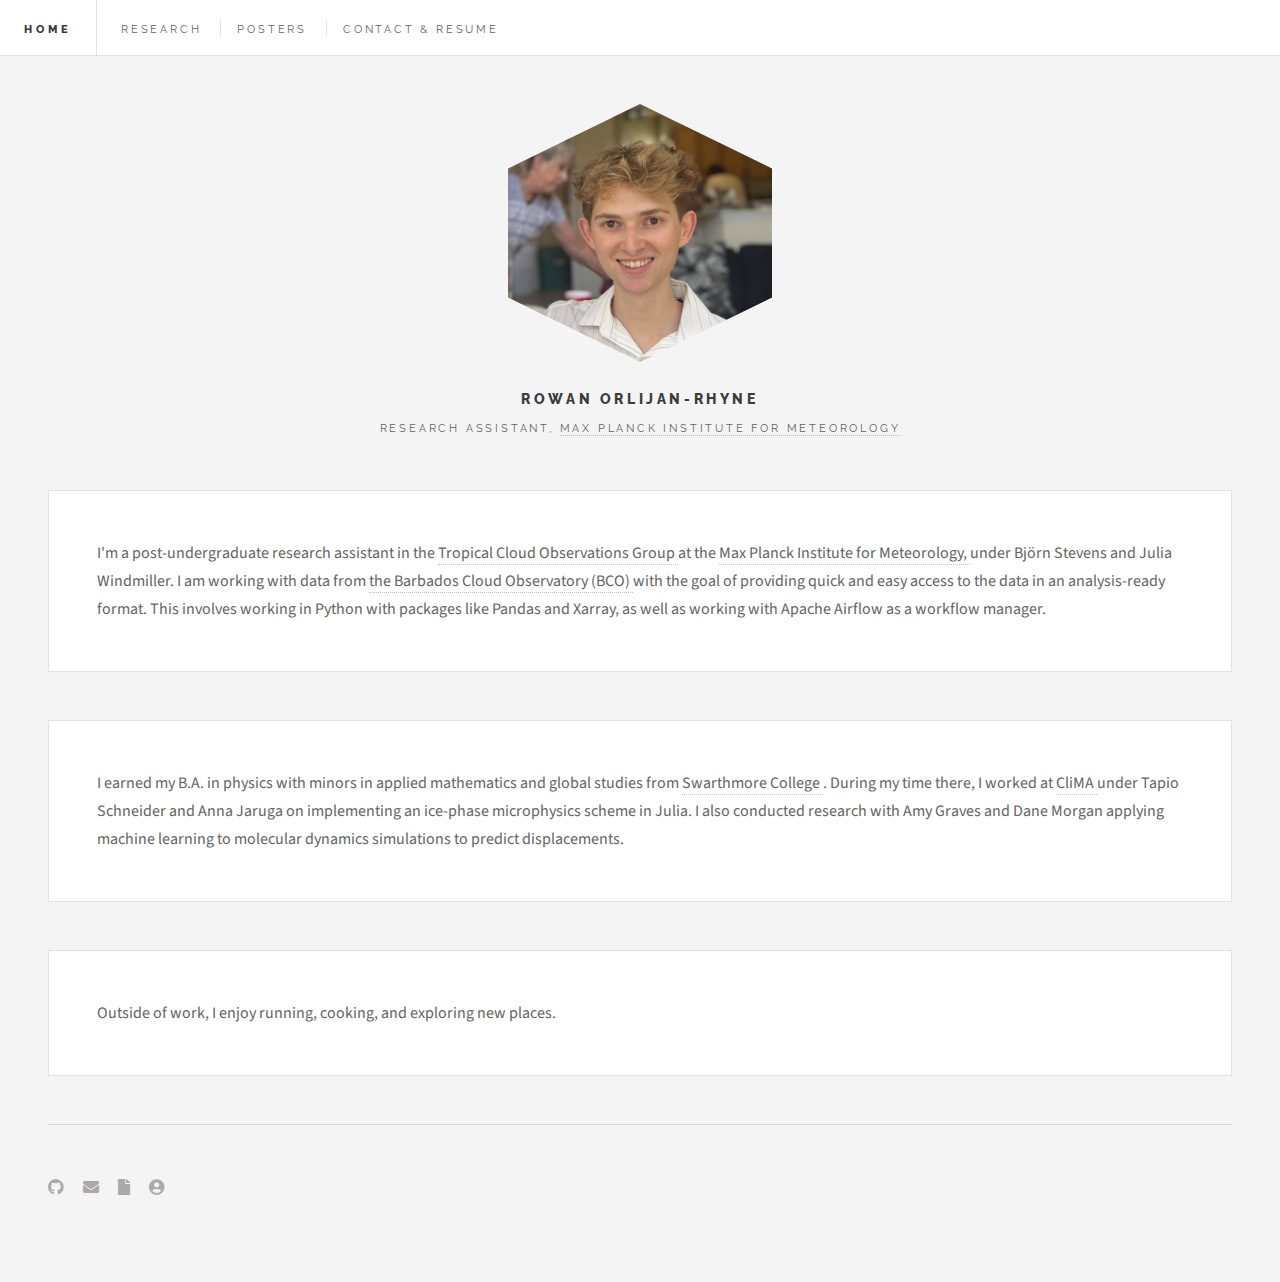
<file: index.html>
<!DOCTYPE HTML>

<html>
	<head>
		<title>Rowan Orlijan-Rhyne</title>
		<meta charset="utf-8" />
		<meta name="viewport" content="width=device-width, initial-scale=1, user-scalable=no" />
		<link rel="stylesheet" href="assets/css/main.css" />

		<!-- <style>
			/* Default social icon style */
			.icon.brands {
			color: #333;
			transition: color 0.3s ease;
			text-decoration: none;
			}

			/* Hover color change */
			.icon.brands:hover {
			color: #4078c0; /* GitHub blue, works fine for other icons too */
			}
		</style> -->
	</head>
	<body class="is-preload">

		<!-- Wrapper -->
			<div id="wrapper">

				<!-- Header -->
					<header id="header">
						<h1><a href="index.html">Home</a></h1>

						<nav class="links">
							<ul>
								<li><a href="research.html">Research</a></li>
								<li><a href="posters.html">Posters</a></li>
								<li><a href="contact.html">Contact & Resume</a></li>
							</ul>
						</nav>
						<!-- <nav class="main">
							<ul>
								<li class="search">
									<a class="fa-search" href="#search">Search</a>
									<form id="search" method="get" action="#">
										<input type="text" name="query" placeholder="Search" />
									</form>
								</li>
							</ul>
						</nav> -->
					</header>

				<!-- Menu -->
					<section id="menu">

						<!-- Search -->
							<section>
								<form class="search" method="get" action="#">
									<input type="text" name="query" placeholder="Search" />
								</form>
							</section>

						<!-- Links -->
							<section>
								<ul class="links">
									<li>
										<a href="#">
											<h3>Lorem ipsum</h3>
											<p>Feugiat tempus veroeros dolor</p>
										</a>
									</li>
									<li>
										<a href="#">
											<h3>Dolor sit amet</h3>
											<p>Sed vitae justo condimentum</p>
										</a>
									</li>
									<li>
										<a href="#">
											<h3>Feugiat veroeros</h3>
											<p>Phasellus sed ultricies mi congue</p>
										</a>
									</li>
									<li>
										<a href="#">
											<h3>Etiam sed consequat</h3>
											<p>Porta lectus amet ultricies</p>
										</a>
									</li>
								</ul>
							</section>

						<!-- Actions  -->
							<section>
								<ul class="actions stacked">
									<li><a href="#" class="button large fit">Log In</a></li>
								</ul>
							</section>
							
					</section>

				<!-- Main -->
					<div id="main">

						<!-- Post -->
							<article class="post">
								<!-- <header>
									<div class="title">
										<h2><a href="single.html">Magna sed adipiscing</a></h2>
										<p>Lorem ipsum dolor amet nullam consequat etiam feugiat</p>
									</div>
									<div class="meta">
										<time class="published" datetime="2015-11-01">November 1, 2015</time>
										<a href="#" class="author"><span class="name">Jane Doe</span><img src="images/avatar.jpg" alt="" /></a>
									</div>
								</header> -->
								<p>
									I'm a post-undergraduate research assistant
									in the
									<a
										href="https://mpimet.mpg.de/en/research/department-climate-physics/tropical-cloud-observations" 
										target="_blank" 
										rel="noopener noreferrer">
										Tropical Cloud Observations Group
									</a>
									at the
									<a
										href="https://mpimet.mpg.de/en/homepage" 
										target="_blank" 
										rel="noopener noreferrer">
										Max Planck Institute for Meteorology,
									</a>
									under Björn Stevens and Julia Windmiller.

									I am working with data from 

									<a
										href="https://mpimet.mpg.de/en/research/observations/barbados-cloud-observatory" 
										target="_blank" 
										rel="noopener noreferrer">
										the Barbados Cloud Observatory (BCO)
									</a>

									with the goal of providing quick and easy access to the data in an analysis-ready format.
									This involves working in Python with packages like Pandas and Xarray, as well as working with Apache Airflow as a
									workflow manager.
								</p>
								<!--  <footer>
									<ul class="actions">
										<li><a href="single.html" class="button large">Continue Reading</a></li>
									</ul>
									<ul class="stats">
										<li><a href="#">General</a></li>
										<li><a href="#" class="icon solid fa-heart">28</a></li>
										<li><a href="#" class="icon solid fa-comment">128</a></li>
									</ul>
								</footer> -->
							</article>

						<!-- Post -->
							<article class="post">
								<!-- <header>
									<div class="title">
										<h2><a href="single.html">Ultricies sed magna euismod enim vitae gravida</a></h2>
										<p>Lorem ipsum dolor amet nullam consequat etiam feugiat</p>
									</div>
									<div class="meta">
										<time class="published" datetime="2015-10-25">October 25, 2015</time>
										<a href="#" class="author"><span class="name">Jane Doe</span><img src="images/avatar.jpg" alt="" /></a>
									</div>
								</header> -->
								<!-- <a href="single.html" class="image featured"><img src="images/pic02.jpg" alt="" /></a> -->
								<p>
									I earned my B.A. in physics with minors in applied mathematics and global studies from
									<a
										href="https://www.swarthmore.edu/" 
										target="_blank" 
										rel="noopener noreferrer">
										Swarthmore College
									</a>.
									During my time there, I worked at
									<a
										href="https://clima.caltech.edu/" 
										target="_blank" 
										rel="noopener noreferrer">
										CliMA
									</a>
									under Tapio Schneider and Anna Jaruga on implementing an ice-phase microphysics scheme in Julia.
									I also conducted research with Amy Graves and Dane Morgan applying machine learning
									to molecular dynamics simulations to predict displacements.
								</p>
								<!-- <footer>
									<ul class="actions">
										<li><a href="single.html" class="button large">Continue Reading</a></li>
									</ul>
									<ul class="stats">
										<li><a href="#">General</a></li>
										<li><a href="#" class="icon solid fa-heart">28</a></li>
										<li><a href="#" class="icon solid fa-comment">128</a></li>
									</ul>
								</footer> -->
							</article>

							<article class="post">
								<p>
									Outside of work, I enjoy running, cooking, and exploring new places.
								</p>
							</article>

						<!-- Post -->
							<!-- <article class="post">
								<header>
									<div class="title">
										<h2><a href="single.html">Euismod et accumsan</a></h2>
										<p>Lorem ipsum dolor amet nullam consequat etiam feugiat</p>
									</div>
									<div class="meta">
										<time class="published" datetime="2015-10-22">October 22, 2015</time>
										<a href="#" class="author"><span class="name">Jane Doe</span><img src="images/avatar.jpg" alt="" /></a>
									</div>
								</header>
								<a href="single.html" class="image featured"><img src="images/pic03.jpg" alt="" /></a>
								<p>Mauris neque quam, fermentum ut nisl vitae, convallis maximus nisl. Sed mattis nunc id lorem euismod placerat. Vivamus porttitor magna enim, ac accumsan tortor cursus at. Phasellus sed ultricies mi non congue ullam corper. Praesent tincidunt sed tellus ut rutrum. Sed vitae justo condimentum, porta lectus vitae, ultricies congue gravida diam non fringilla. Cras vehicula tellus eu ligula viverra, ac fringilla turpis suscipit. Quisque vestibulum rhoncus ligula.</p>
								<footer>
									<ul class="actions">
										<li><a href="single.html" class="button large">Continue Reading</a></li>
									</ul>
									<ul class="stats">
										<li><a href="#">General</a></li>
										<li><a href="#" class="icon solid fa-heart">28</a></li>
										<li><a href="#" class="icon solid fa-comment">128</a></li>
									</ul>
								</footer>
							</article> -->

						<!-- Post -->
						<!--
							<article class="post">
								<header>
									<div class="title">
										<h2><a href="#">Elements</a></h2>
										<p>Lorem ipsum dolor amet nullam consequat etiam feugiat</p>
									</div>
									<div class="meta">
										<time class="published" datetime="2015-10-18">October 18, 2015</time>
										<a href="#" class="author"><span class="name">Jane Doe</span><img src="images/avatar.jpg" alt="" /></a>
									</div>
								</header>

								<section>
									<h3>Text</h3>
									<p>This is <b>bold</b> and this is <strong>strong</strong>. This is <i>italic</i> and this is <em>emphasized</em>.
									This is <sup>superscript</sup> text and this is <sub>subscript</sub> text.
									This is <u>underlined</u> and this is code: <code>for (;;) { ... }</code>. Finally, <a href="#">this is a link</a>.</p>
									<hr />
									<p>Nunc lacinia ante nunc ac lobortis. Interdum adipiscing gravida odio porttitor sem non mi integer non faucibus ornare mi ut ante amet placerat aliquet. Volutpat eu sed ante lacinia sapien lorem accumsan varius montes viverra nibh in adipiscing blandit tempus accumsan.</p>
									<hr />
									<h2>Heading Level 2</h2>
									<h3>Heading Level 3</h3>
									<h4>Heading Level 4</h4>
									<hr />
									<h4>Blockquote</h4>
									<blockquote>Fringilla nisl. Donec accumsan interdum nisi, quis tincidunt felis sagittis eget tempus euismod. Vestibulum ante ipsum primis in faucibus vestibulum. Blandit adipiscing eu felis iaculis volutpat ac adipiscing accumsan faucibus. Vestibulum ante ipsum primis in faucibus lorem ipsum dolor sit amet nullam adipiscing eu felis.</blockquote>
									<h4>Preformatted</h4>
									<pre><code>i = 0; -->

						<!-- Pagination -->
							<!-- <ul class="actions pagination">
								<li><a href="" class="disabled button large previous">Previous Page</a></li>
								<li><a href="#" class="button large next">Next Page</a></li>
							</ul> -->

					</div>

				<!-- Sidebar -->
					<section id="sidebar">

						<!-- Intro -->
							<section id="intro">
								<a href="images/headshot2.jpg" class="logo"><img src="images/headshot2.jpg" alt="" /></a>
								<header>
									<h3>Rowan Orlijan-Rhyne</h3>
									<p>Research assistant, <a href="https://mpimet.mpg.de/en/homepage">Max Planck Institute for Meteorology</a></p>
								</header>
							</section>

						<!-- Mini Posts -->
							<!-- <section>
								<div class="mini-posts"> -->

									<!-- Mini Post -->
										<!-- <article class="mini-post">
											<header>
												<h3><a href="single.html">Vitae sed condimentum</a></h3>
												<time class="published" datetime="2015-10-20">October 20, 2015</time>
												<a href="#" class="author"><img src="images/avatar.jpg" alt="" /></a>
											</header>
											<a href="single.html" class="image"><img src="images/pic04.jpg" alt="" /></a>
										</article> -->

									<!-- Mini Post -->
										<!-- <article class="mini-post">
											<header>
												<h3><a href="single.html">Rutrum neque accumsan</a></h3>
												<time class="published" datetime="2015-10-19">October 19, 2015</time>
												<a href="#" class="author"><img src="images/avatar.jpg" alt="" /></a>
											</header>
											<a href="single.html" class="image"><img src="images/pic05.jpg" alt="" /></a>
										</article> -->

									<!-- Mini Post -->
										<!-- <article class="mini-post">
											<header>
												<h3><a href="single.html">Odio congue mattis</a></h3>
												<time class="published" datetime="2015-10-18">October 18, 2015</time>
												<a href="#" class="author"><img src="images/avatar.jpg" alt="" /></a>
											</header>
											<a href="single.html" class="image"><img src="images/pic06.jpg" alt="" /></a>
										</article> -->

									<!-- Mini Post -->
										<!-- <article class="mini-post">
											<header>
												<h3><a href="single.html">Enim nisl veroeros</a></h3>
												<time class="published" datetime="2015-10-17">October 17, 2015</time>
												<a href="#" class="author"><img src="images/avatar.jpg" alt="" /></a>
											</header>
											<a href="single.html" class="image"><img src="images/pic07.jpg" alt="" /></a>
										</article> -->

								<!-- </div>
							</section> -->

						<!-- Posts List -->
							<!-- <section>
								<ul class="posts">
									<li>
										<article>
											<header>
												<h3><a href="single.html">Lorem ipsum fermentum ut nisl vitae</a></h3>
												<time class="published" datetime="2015-10-20">October 20, 2015</time>
											</header>
											<a href="single.html" class="image"><img src="images/pic08.jpg" alt="" /></a>
										</article>
									</li>
									<li>
										<article>
											<header>
												<h3><a href="single.html">Convallis maximus nisl mattis nunc id lorem</a></h3>
												<time class="published" datetime="2015-10-15">October 15, 2015</time>
											</header>
											<a href="single.html" class="image"><img src="images/pic09.jpg" alt="" /></a>
										</article>
									</li>
									<li>
										<article>
											<header>
												<h3><a href="single.html">Euismod amet placerat vivamus porttitor</a></h3>
												<time class="published" datetime="2015-10-10">October 10, 2015</time>
											</header>
											<a href="single.html" class="image"><img src="images/pic10.jpg" alt="" /></a>
										</article>
									</li>
									<li>
										<article>
											<header>
												<h3><a href="single.html">Magna enim accumsan tortor cursus ultricies</a></h3>
												<time class="published" datetime="2015-10-08">October 8, 2015</time>
											</header>
											<a href="single.html" class="image"><img src="images/pic11.jpg" alt="" /></a>
										</article>
									</li>
									<li>
										<article>
											<header>
												<h3><a href="single.html">Congue ullam corper lorem ipsum dolor</a></h3>
												<time class="published" datetime="2015-10-06">October 7, 2015</time>
											</header>
											<a href="single.html" class="image"><img src="images/pic12.jpg" alt="" /></a>
										</article>
									</li>
								</ul>
							</section> -->

						<!-- About -->
							<!-- <section class="blurb">
								<h2>About</h2>
								<p>Mauris neque quam, fermentum ut nisl vitae, convallis maximus nisl. Sed mattis nunc id lorem euismod amet placerat. Vivamus porttitor magna enim, ac accumsan tortor cursus at phasellus sed ultricies.</p>
								<ul class="actions">
									<li><a href="#" class="button">Learn More</a></li>
								</ul>
							</section> -->

						<!-- Footer -->
							<section id="footer">
								<ul class="icons">
									<li>
										<a href="https://github.com/rorlija1"
										   class="icon brands fa-github"
										   target="_blank"
										   rel="noopener noreferrer">
										  <span class="label">GitHub</span>
										</a>
									  </li>

									  <li>
										<a
											href="mailto:rowan.orlijanrhyne@gmail.com?cc=rowan.orlijan-rhyne@mpimet.mpg.de"
											class="icon solid fa-envelope"
											target="_blank"
										   	rel="noopener noreferrer">
										  	<span class="label">Email</span>
										</a>
									  </li>

									  <li>
										<a 	href="images/Resume_Rowan.pdf"
											class="icon solid fa-file"
											target="_blank"
										   	rel="noopener noreferrer">
										  	<span class="label">Resume</span>
										</a>
									  </li>

									  <li>
										<a 	href="https://mpimet.mpg.de/mitarbeiterinnen/rowan-orlijan-rhyne"
											class="icon solid fa-user-circle"
											target="_blank"
										   	rel="noopener noreferrer">
										  <span class="label">Website</span>
										</a>
									  </li>


								</ul>
							</section>

					</section>

			</div>

		<!-- Scripts -->
			<script src="assets/js/jquery.min.js"></script>
			<script src="assets/js/browser.min.js"></script>
			<script src="assets/js/breakpoints.min.js"></script>
			<script src="assets/js/util.js"></script>
			<script src="assets/js/main.js"></script>

	</body>
</html>
</file>
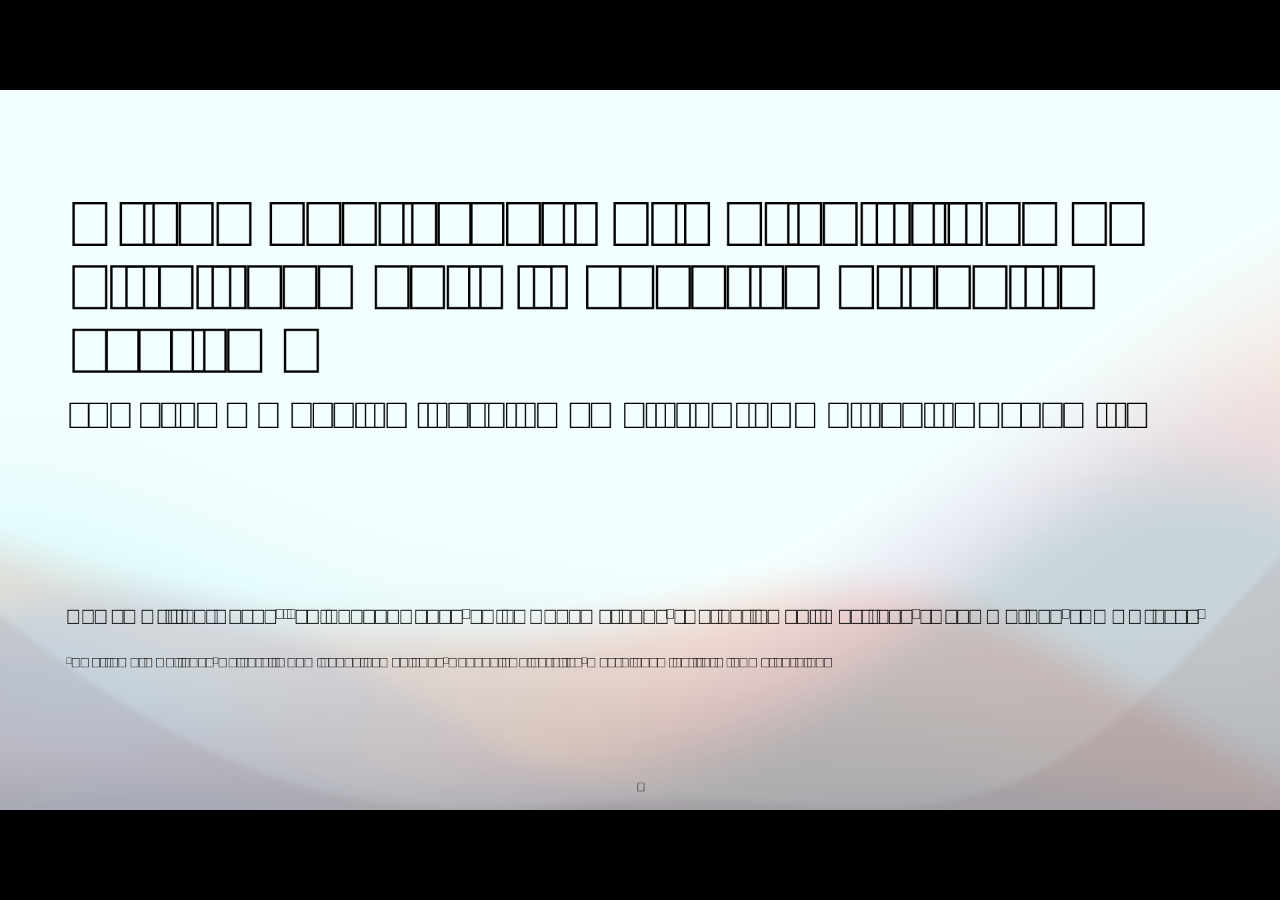
<file: images/aps2026_softmatter/index.html>
<!doctype html><html xmlns="http://www.w3.org/1999/xhtml"><head><title>Keynote</title><meta name="viewport" content="initial-scale=1,minimum-scale=1,maximum-scale=1,user-scalable=no,width=device-width"/><meta http-equiv="Content-Type" content="text/html; charset=UTF-8"/></head><body id="body" bgcolor="black"><div id="stageArea"><div id="stage" class="stage"></div><div id="hyperlinkPlane" class="stage"></div></div><div id="slideshowNavigator"></div><div id="slideNumberControl"></div><div id="slideNumberDisplay"></div><div id="helpPlacard"></div><div id="waitingIndicator"><div id="waitingSpinner"></div></div><script src="assets/player/main.js"></script></body></html>
</file>
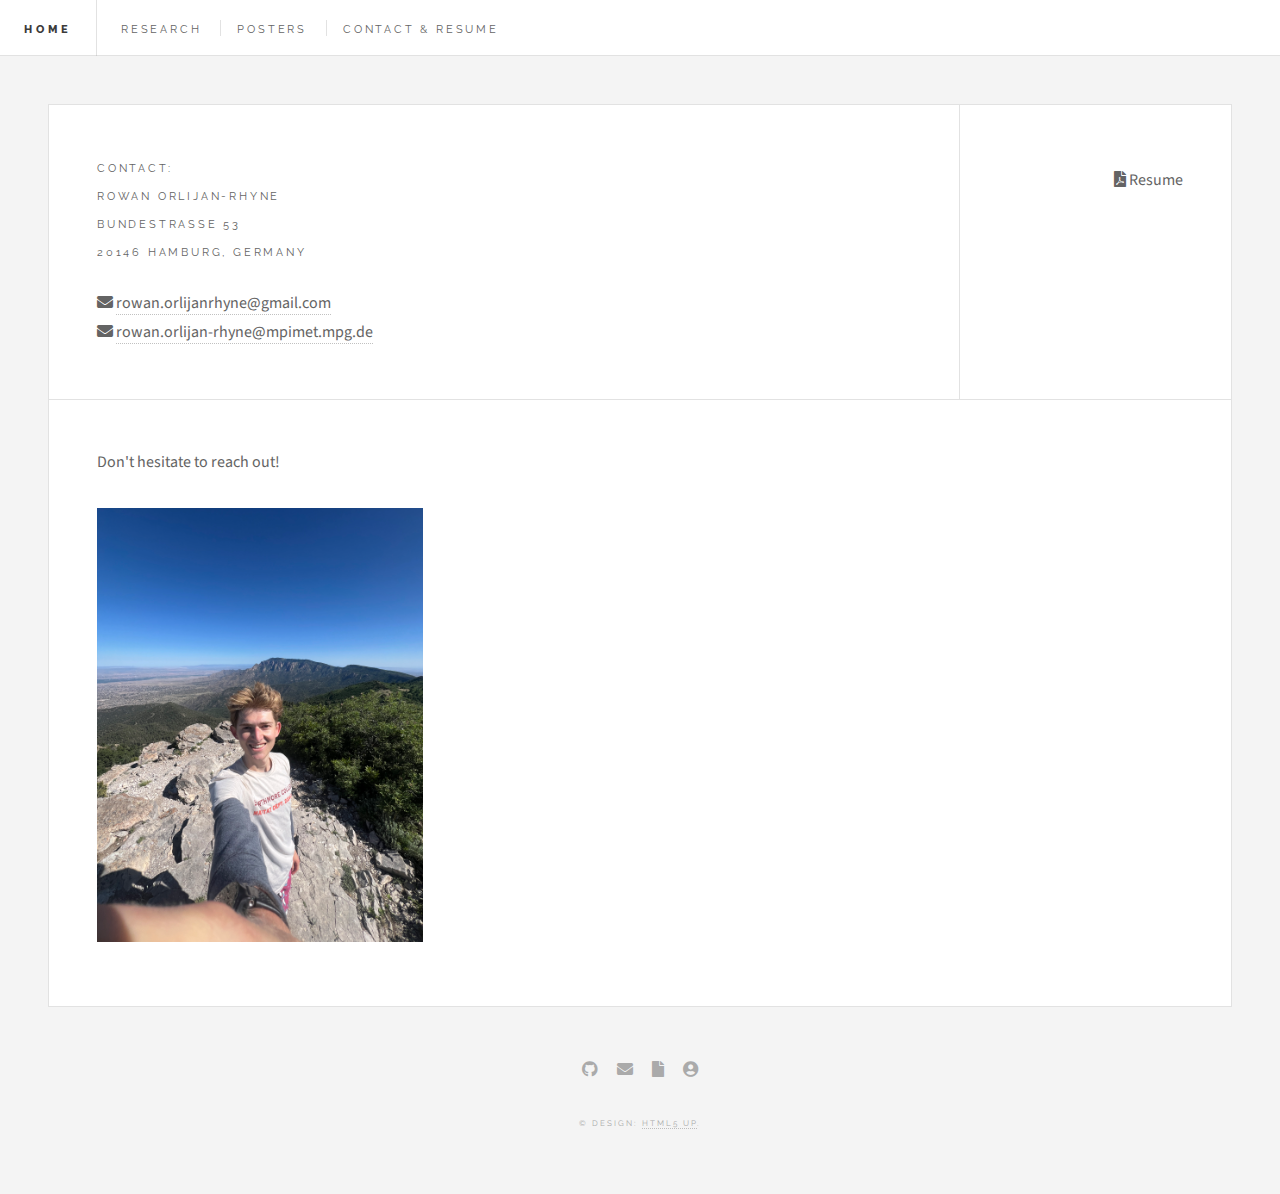
<file: contact.html>
<!DOCTYPE HTML>
<!--
	Future Imperfect by HTML5 UP
	html5up.net | @ajlkn
	Free for personal and commercial use under the CCA 3.0 license (html5up.net/license)
-->
<html>
	<head>
		<title>Single - Future Imperfect by HTML5 UP</title>
		<meta charset="utf-8" />
		<meta name="viewport" content="width=device-width, initial-scale=1, user-scalable=no" />
		<link rel="stylesheet" href="assets/css/main.css" />
	</head>
	<body class="single is-preload">

		<!-- Wrapper -->
			<div id="wrapper">

				<!-- Header -->
				<header id="header">
					<h1><a href="index.html">Home</a></h1>

					<nav class="links">
						<ul>
							<li><a href="research.html">Research</a></li>
							<li><a href="posters.html">Posters</a></li>
							<li><a href="contact.html">Contact & Resume</a></li>
						</ul>
					</nav>
					<!-- <nav class="main">
						<ul>
							<li class="search">
								<a class="fa-search" href="#search">Search</a>
								<form id="search" method="get" action="#">
									<input type="text" name="query" placeholder="Search" />
								</form>
							</li>
						</ul>
					</nav> -->
				</header>

					<div id="main">

						<div id="main">

						<!-- Post -->
							<article class="post">
								<header>
									<div class="title">
										<p>
											Contact: <br />
											Rowan Orlijan-Rhyne <br />
											Bundestraße 53 <br />
											20146 Hamburg, Germany <br />
										</p>

										<a
											class="icon solid fa-envelope"
											target="_blank"
											rel="noopener noreferrer">
											<span class="label"></span>
										</a>
										<a
											href="mailto:rowan.orlijanrhyne@gmail.com" 
											target="_blank" 
											rel="noopener noreferrer">
											rowan.orlijanrhyne@gmail.com <br />
										</a>

										<a
											class="icon solid fa-envelope"
											target="_blank"
											rel="noopener noreferrer">
											<span class="label"></span>
										</a>
										<a
											href="mailto:rowan.orlijan-rhyne@mpimet.mpg.de" 
											target="_blank" 
											rel="noopener noreferrer">
											rowan.orlijan-rhyne@mpimet.mpg.de <br />
										</a>
									</div>
									<div class="meta">
										<a
											href="images/Resume_Rowan.pdf"
											class="icon solid fa-file-pdf"
											target="_blank"
											rel="noopener noreferrer">
											Resume
											<span class="author"></span>
										</a>
									</div>
								</header>
								<p>
									Don't hesitate to reach out!
								</p>

								<span class="image featured"><img src="images/South_Sandia_Peak.JPG" alt="Hiking Selfie" /></span>

							</article>

					</div>

					<!-- Footer -->
					<section id="footer">
						<ul class="icons">
							<li>
								<a href="https://github.com/rorlija1"
								class="icon brands fa-github"
								target="_blank"
								rel="noopener noreferrer">
								<span class="label">GitHub</span>
								</a>
							</li>

							<li>
								<a
									href="mailto:rowan.orlijanrhyne@gmail.com?cc=rowan.orlijan-rhyne@mpimet.mpg.de"
									class="icon solid fa-envelope"
									target="_blank"
									rel="noopener noreferrer">
									<span class="label">Email</span>
								</a>
							</li>

							<li>
								<a 	href="images/Resume_Rowan.pdf"
									class="icon solid fa-file"
									target="_blank"
									rel="noopener noreferrer">
									<span class="label">Resume</span>
								</a>
							</li>

							<li>
								<a 	href="https://mpimet.mpg.de/mitarbeiterinnen/rowan-orlijan-rhyne"
									class="icon solid fa-user-circle"
									target="_blank"
									rel="noopener noreferrer">
								<span class="label">Website</span>
								</a>
							</li>


						</ul>
						<p class="copyright">&copy; Design: <a href="http://html5up.net">HTML5 UP</a>.</p>
					</section>

			</div>

		<!-- Scripts -->
			<script src="assets/js/jquery.min.js"></script>
			<script src="assets/js/browser.min.js"></script>
			<script src="assets/js/breakpoints.min.js"></script>
			<script src="assets/js/util.js"></script>
			<script src="assets/js/main.js"></script>

	</body>
</html>
</file>
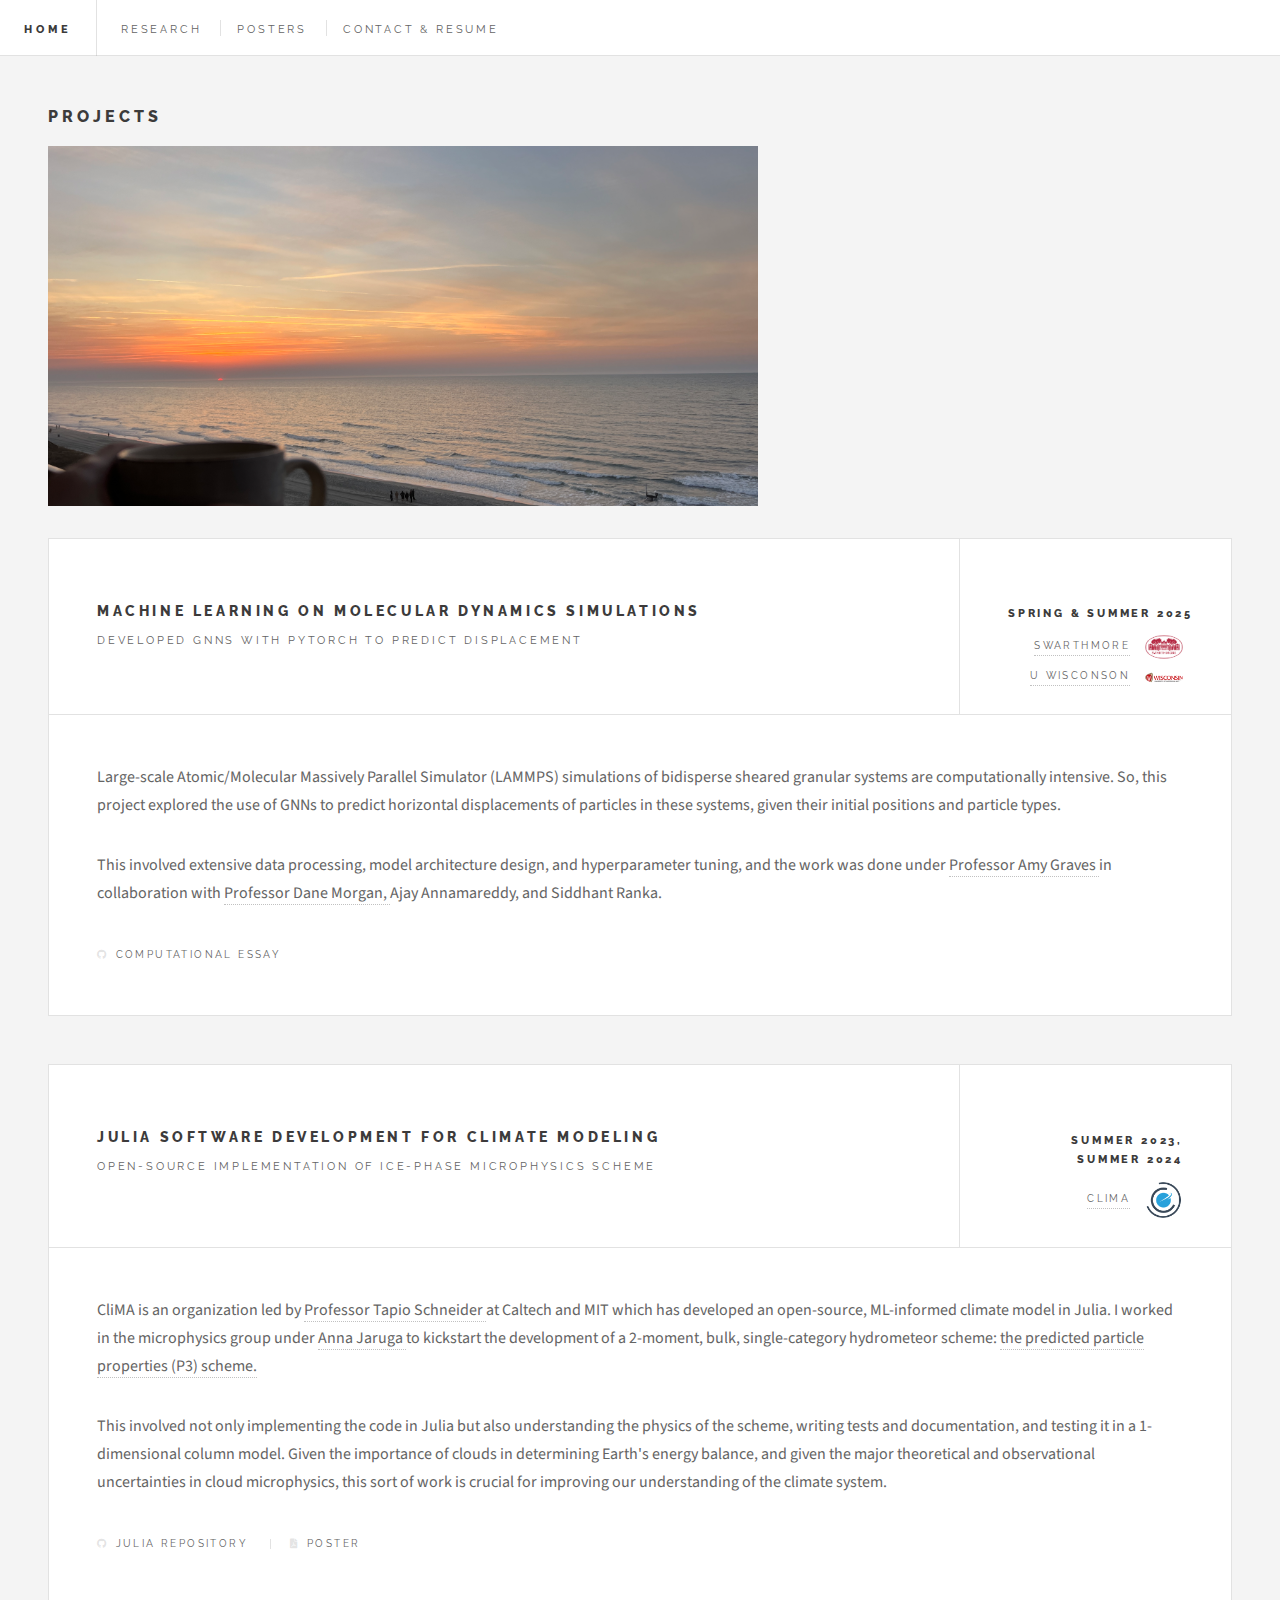
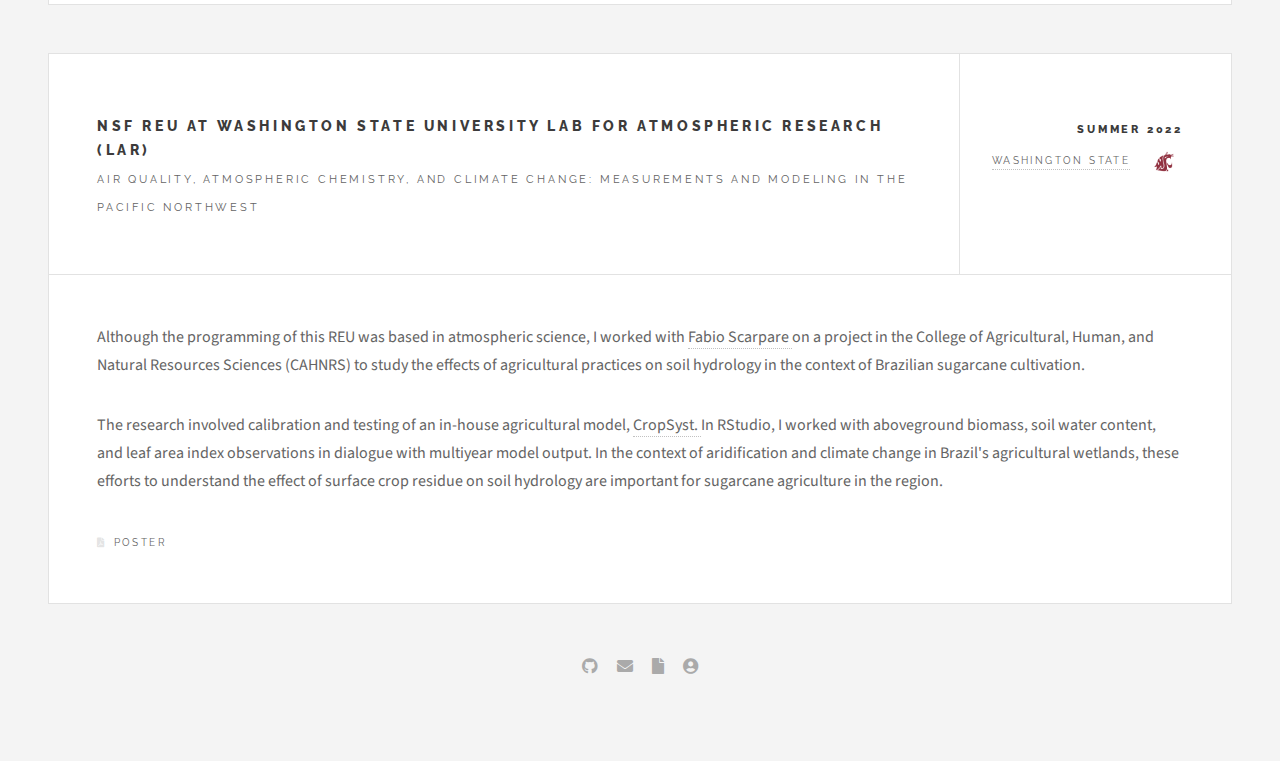
<file: research.html>
<!DOCTYPE HTML>
<!--
	Future Imperfect by HTML5 UP
	html5up.net | @ajlkn
	Free for personal and commercial use under the CCA 3.0 license (html5up.net/license)
-->
<html>
	<head>
		<title>Single - Future Imperfect by HTML5 UP</title>
		<meta charset="utf-8" />
		<meta name="viewport" content="width=device-width, initial-scale=1, user-scalable=no" />
		<link rel="stylesheet" href="assets/css/main.css" />
	</head>
	<body class="single is-preload">

		<!-- Wrapper -->
			<div id="wrapper">

				<!-- Header -->
				<!-- Header -->
				<header id="header">
					<h1><a href="index.html">Home</a></h1>

					<nav class="links">
						<ul>
							<li><a href="research.html">Research</a></li>
							<li><a href="posters.html">Posters</a></li>
							<li><a href="contact.html">Contact & Resume</a></li>
						</ul>
					</nav>
					<!-- <nav class="main">
						<ul>
							<li class="search">
								<a class="fa-search" href="#search">Search</a>
								<form id="search" method="get" action="#">
									<input type="text" name="query" placeholder="Search" />
								</form>
							</li>
						</ul>
					</nav> -->
				</header>

				<!-- Menu -->
					<section id="menu">

						<!-- Search -->
							<section>
								<form class="search" method="get" action="#">
									<input type="text" name="query" placeholder="Search" />
								</form>
							</section>

						<!-- Links -->
							<section>
								<ul class="links">
									<li>
										<a href="#">
											<h3>Lorem ipsum</h3>
											<p>Feugiat tempus veroeros dolor</p>
										</a>
									</li>
									<li>
										<a href="#">
											<h3>Dolor sit amet</h3>
											<p>Sed vitae justo condimentum</p>
										</a>
									</li>
									<li>
										<a href="#">
											<h3>Feugiat veroeros</h3>
											<p>Phasellus sed ultricies mi congue</p>
										</a>
									</li>
									<li>
										<a href="#">
											<h3>Etiam sed consequat</h3>
											<p>Porta lectus amet ultricies</p>
										</a>
									</li>
								</ul>
							</section>

						<!-- Actions -->
							<section>
								<ul class="actions stacked">
									<li><a href="#" class="button large fit">Log In</a></li>
								</ul>
							</section>

					</section>

				<!-- Main -->
					<div id="main">
						<h1 class="major">Projects</h1>

						<span class="image fit"><img src="images/research.jpg" alt="" /></span>

						<!-- Post -->
							<article class="post">
								<header id="swat-md">
									<div class="title">
										<h3><a href="#swat-md">Machine learning on molecular dynamics simulations</a></h3>
										<p>Developed GNNs with PyTorch to predict displacement</p>
									</div>
									<div class="meta">
										<time class="published">Spring & Summer 2025</time>
										<a href="https://www.swarthmore.edu" class="author"><span class="name">Swarthmore</span><img src="images/swat.jpg" alt="" /></a>
										<a href="https://www.wisc.edu/" class="author"><span class="name">U Wisconson</span><img src="images/uwisc.png" alt="" /></a>
									</div>
								</header>
								<p>
									Large-scale Atomic/Molecular Massively Parallel Simulator (LAMMPS) simulations of bidisperse sheared granular systems are
									computationally intensive. So, this project explored the use of GNNs to predict horizontal displacements of particles in these
									systems, given their initial positions and particle types.
								</p>
								<p>
									This involved extensive data processing, model architecture design, and hyperparameter tuning, and the work was done under
									<a
										href="https://www.swarthmore.edu/profile/amy-graves" 
										target="_blank" 
										rel="noopener noreferrer">
										Professor Amy Graves
									</a>

									in collaboration with

									<a
										href="https://engineering.wisc.edu/directory/profile/dane-morgan/" 
										target="_blank" 
										rel="noopener noreferrer">
										Professor Dane Morgan,
									</a> Ajay Annamareddy, and Siddhant Ranka.


								</p>
								<footer>
									<ul class="stats">
										<li><a href="https://github.com/rorlija1/Swat-CompEssay" class="icon brands fa-github">Computational Essay</a></li>
									</ul>
								</footer>
							</article>

							<!-- Post -->
							<article class="post">
								<header id="clima">
									<div class="title">
										<h3><a href="#clima">Julia software development for climate modeling</a></h3>
										<p>Open-source implementation of ice-phase microphysics scheme</p>
									</div>
									<div class="meta">
										<time class="published">Summer 2023, <br /> Summer 2024</time>
										<a href="https://clima.caltech.edu/" class="author"><span class="name">CliMA</span><img src="images/clima.png" alt="" /></a>
									</div>
								</header>
								
								<p>
									CliMA is an organization led by 
									<a
										href="https://climate-dynamics.org/people/tapio-schneider/" 
										target="_blank" 
										rel="noopener noreferrer">
										Professor Tapio Schneider
									</a> 
									at Caltech and MIT which has developed an open-source, ML-informed climate model in Julia.
									I worked in the microphysics group under
									<a
										href="https://trontrytel.github.io/index.html" 
										target="_blank" 
										rel="noopener noreferrer">
										Anna Jaruga
									</a>
									to kickstart the development of a 2-moment, bulk, single-category hydrometeor scheme:

									<a
										href="https://doi.org/10.1175/JAS-D-14-0065.1" 
										target="_blank" 
										rel="noopener noreferrer">
										the predicted particle properties (P3) scheme.
									</a>
								</p>
								<p>
									This involved not only implementing the code in Julia but also understanding the physics of the scheme,
									writing tests and documentation, and testing it in a 1-dimensional column model.
									Given the importance of clouds in determining Earth's energy balance,
									and given the major theoretical and observational uncertainties in cloud microphysics,
									this sort of work is crucial for improving our understanding of the climate system.
								</p>
								<footer>
									<ul class="stats">
										<li><a href="https://clima.github.io/CloudMicrophysics.jl/dev/" class="icon brands fa-github">Julia repository</a></li>
										<li><a href="images/CliMA_poster_S25.pdf" class="icon solid fa-file-pdf">Poster</a></li>
									</ul>
								</footer>
							</article>

							<article class="post">
								<header id="wsu">
									<div class="title">
										<h3><a href="#wsu">NSF REU at Washington State University Lab for Atmospheric Research (LAR)</a></h3>
										<p>Air Quality, Atmospheric Chemistry, and Climate Change: Measurements and Modeling in the Pacific Northwest</p>
									</div>
									<div class="meta">
										<time class="published">Summer 2022</time>
										<a href="https://lar.wsu.edu/" class="author"><span class="name">Washington State</span><img src="images/wsu.png" alt="" /></a>
									</div>
								</header>
								<p>
									Although the programming of this REU was based in atmospheric science, I worked with
									
									<a
										href="https://cahnrs.wsu.edu/people-directory/people/wsu-profile/fabio.scarpare/" 
										target="_blank" 
										rel="noopener noreferrer">
										Fabio Scarpare
									</a>
									
									on a project in the College of Agricultural,
									Human, and Natural Resources Sciences (CAHNRS) to study the effects of agricultural practices on soil hydrology in the context
									of Brazilian sugarcane cultivation.
								</p>
								<p>
									The research involved calibration and testing of an in-house agricultural model,

									<a
										href="https://www.fao.org/land-water/land/land-governance/land-resources-planning-toolbox/category/details/en/c/1236450/" 
										target="_blank" 
										rel="noopener noreferrer">
										CropSyst.
									</a>

									In RStudio, I worked with aboveground biomass, soil water content, and leaf area index observations
									in dialogue with multiyear model output. In the context of aridification and climate change in Brazil's
									agricultural wetlands, these efforts to understand the effect of surface crop residue on soil hydrology
									are important for sugarcane agriculture in the region.
								</p>
								<footer>
									<ul class="stats">
										<li><a href="images/wsu_poster.pdf" class="icon solid fa-file-pdf">Poster</a></li>
									</ul>
								</footer>
							</article>

					</div>

				<!-- Footer -->
				<section id="footer">
					<ul class="icons">
						<li>
							<a href="https://github.com/rorlija1"
							   class="icon brands fa-github"
							   target="_blank"
							   rel="noopener noreferrer">
							  <span class="label">GitHub</span>
							</a>
						  </li>

						  <li>
							<a
								href="mailto:rowan.orlijanrhyne@gmail.com?cc=rowan.orlijan-rhyne@mpimet.mpg.de"
								class="icon solid fa-envelope"
								target="_blank"
								   rel="noopener noreferrer">
								  <span class="label">Email</span>
							</a>
						  </li>

						  <li>
							<a 	href="images/Resume_Rowan.pdf"
								class="icon solid fa-file"
								target="_blank"
								   rel="noopener noreferrer">
								  <span class="label">Resume</span>
							</a>
						  </li>

						  <li>
							<a 	href="https://mpimet.mpg.de/mitarbeiterinnen/rowan-orlijan-rhyne"
								class="icon solid fa-user-circle"
								target="_blank"
								   rel="noopener noreferrer">
							  <span class="label">Website</span>
							</a>
						  </li>


					</ul>
				</section>
			</div>

		<!-- Scripts -->
			<script src="assets/js/jquery.min.js"></script>
			<script src="assets/js/browser.min.js"></script>
			<script src="assets/js/breakpoints.min.js"></script>
			<script src="assets/js/util.js"></script>
			<script src="assets/js/main.js"></script>

	</body>
</html>
</file>
<file: assets/css/main.css>
@import url(fontawesome-all.min.css);
@import url("https://fonts.googleapis.com/css?family=Source+Sans+Pro:400,700|Raleway:400,800,900");

/*
	Future Imperfect by HTML5 UP
	html5up.net | @ajlkn
	Free for personal and commercial use under the CCA 3.0 license (html5up.net/license)
*/

html, body, div, span, applet, object,
iframe, h1, h2, h3, h4, h5, h6, p, blockquote,
pre, a, abbr, acronym, address, big, cite,
code, del, dfn, em, img, ins, kbd, q, s, samp,
small, strike, strong, sub, sup, tt, var, b,
u, i, center, dl, dt, dd, ol, ul, li, fieldset,
form, label, legend, table, caption, tbody,
tfoot, thead, tr, th, td, article, aside,
canvas, details, embed, figure, figcaption,
footer, header, hgroup, menu, nav, output, ruby,
section, summary, time, mark, audio, video {
	margin: 0;
	padding: 0;
	border: 0;
	font-size: 100%;
	font: inherit;
	vertical-align: baseline;}

article, aside, details, figcaption, figure,
footer, header, hgroup, menu, nav, section {
	display: block;}

body {
	line-height: 1;
}

ol, ul {
	list-style: none;
}

blockquote, q {
	quotes: none;
}

	blockquote:before, blockquote:after, q:before, q:after {
		content: '';
		content: none;
	}

table {
	border-collapse: collapse;
	border-spacing: 0;
}

body {
	-webkit-text-size-adjust: none;
}

mark {
	background-color: transparent;
	color: inherit;
}

input::-moz-focus-inner {
	border: 0;
	padding: 0;
}

input, select, textarea {
	-moz-appearance: none;
	-webkit-appearance: none;
	-ms-appearance: none;
	appearance: none;
}

/* Basic */

	@-ms-viewport {
		width: device-width;
	}

	body {
		-ms-overflow-style: scrollbar;
	}

	@media screen and (max-width: 480px) {

		html, body {
			min-width: 320px;
		}

	}

	html {
		box-sizing: border-box;
	}

	*, *:before, *:after {
		box-sizing: inherit;
	}

	body {
		background: #f4f4f4;
	}

		body.is-preload *, body.is-preload *:before, body.is-preload *:after {
			-moz-animation: none !important;
			-webkit-animation: none !important;
			-ms-animation: none !important;
			animation: none !important;
			-moz-transition: none !important;
			-webkit-transition: none !important;
			-ms-transition: none !important;
			transition: none !important;
		}

/* Type */

	body, input, select, textarea {
		color: #646464;
		font-family: "Source Sans Pro", Helvetica, sans-serif;
		font-size: 14pt;
		font-weight: 400;
		line-height: 1.75;
	}

		@media screen and (max-width: 1680px) {

			body, input, select, textarea {
				font-size: 12pt;
			}

		}

		@media screen and (max-width: 1280px) {

			body, input, select, textarea {
				font-size: 12pt;
			}

		}

		@media screen and (max-width: 980px) {

			body, input, select, textarea {
				font-size: 12pt;
			}

		}

		@media screen and (max-width: 736px) {

			body, input, select, textarea {
				font-size: 12pt;
			}

		}

		@media screen and (max-width: 480px) {

			body, input, select, textarea {
				font-size: 12pt;
			}

		}

	a {
		-moz-transition: color 0.2s ease, border-bottom-color 0.2s ease;
		-webkit-transition: color 0.2s ease, border-bottom-color 0.2s ease;
		-ms-transition: color 0.2s ease, border-bottom-color 0.2s ease;
		transition: color 0.2s ease, border-bottom-color 0.2s ease;
		border-bottom: dotted 1px rgba(160, 160, 160, 0.65);
		color: inherit;
		text-decoration: none;
	}

		a:before {
			-moz-transition: color 0.2s ease;
			-webkit-transition: color 0.2s ease;
			-ms-transition: color 0.2s ease;
			transition: color 0.2s ease;
		}

		a:hover {
			border-bottom-color: transparent;
			color: #2ebaae !important;
		}

			a:hover:before {
				color: #2ebaae !important;
			}

	strong, b {
		color: #3c3b3b;
		font-weight: 700;
	}

	em, i {
		font-style: italic;
	}

	p {
		margin: 0 0 2em 0;
	}

	h1, h2, h3, h4, h5, h6 {
		color: #3c3b3b;
		font-family: "Raleway", Helvetica, sans-serif;
		font-weight: 800;
		letter-spacing: 0.25em;
		line-height: 1.65;
		margin: 0 0 1em 0;
		text-transform: uppercase;
	}

		h1 a, h2 a, h3 a, h4 a, h5 a, h6 a {
			color: inherit;
			border-bottom: 0;
		}

	h2 {
		font-size: 1.1em;
	}

	h3 {
		font-size: 0.9em;
	}

	h4 {
		font-size: 0.7em;
	}

	h5 {
		font-size: 0.7em;
	}

	h6 {
		font-size: 0.7em;
	}

	sub {
		font-size: 0.8em;
		position: relative;
		top: 0.5em;
	}

	sup {
		font-size: 0.8em;
		position: relative;
		top: -0.5em;
	}

	blockquote {
		border-left: solid 4px rgba(160, 160, 160, 0.3);
		font-style: italic;
		margin: 0 0 2em 0;
		padding: 0.5em 0 0.5em 2em;
	}

	code {
		background: rgba(160, 160, 160, 0.075);
		border: solid 1px rgba(160, 160, 160, 0.3);
		font-family: "Courier New", monospace;
		font-size: 0.9em;
		margin: 0 0.25em;
		padding: 0.25em 0.65em;
	}

	pre {
		-webkit-overflow-scrolling: touch;
		font-family: "Courier New", monospace;
		font-size: 0.9em;
		margin: 0 0 2em 0;
	}

		pre code {
			display: block;
			line-height: 1.75em;
			padding: 1em 1.5em;
			overflow-x: auto;
		}

	hr {
		border: 0;
		border-bottom: solid 1px rgba(160, 160, 160, 0.3);
		margin: 2em 0;
	}

		hr.major {
			margin: 3em 0;
		}

	.align-left {
		text-align: left;
	}

	.align-center {
		text-align: center;
	}

	.align-right {
		text-align: right;
	}

/* Row */

	.row {
		display: flex;
		flex-wrap: wrap;
		box-sizing: border-box;
		align-items: stretch;
	}

		.row > * {
			box-sizing: border-box;
		}

		.row.gtr-uniform > * > :last-child {
			margin-bottom: 0;
		}

		.row.aln-left {
			justify-content: flex-start;
		}

		.row.aln-center {
			justify-content: center;
		}

		.row.aln-right {
			justify-content: flex-end;
		}

		.row.aln-top {
			align-items: flex-start;
		}

		.row.aln-middle {
			align-items: center;
		}

		.row.aln-bottom {
			align-items: flex-end;
		}

		.row > .imp {
			order: -1;
		}

		.row > .col-1 {
			width: 8.33333%;
		}

		.row > .off-1 {
			margin-left: 8.33333%;
		}

		.row > .col-2 {
			width: 16.66667%;
		}

		.row > .off-2 {
			margin-left: 16.66667%;
		}

		.row > .col-3 {
			width: 25%;
		}

		.row > .off-3 {
			margin-left: 25%;
		}

		.row > .col-4 {
			width: 33.33333%;
		}

		.row > .off-4 {
			margin-left: 33.33333%;
		}

		.row > .col-5 {
			width: 41.66667%;
		}

		.row > .off-5 {
			margin-left: 41.66667%;
		}

		.row > .col-6 {
			width: 50%;
		}

		.row > .off-6 {
			margin-left: 50%;
		}

		.row > .col-7 {
			width: 58.33333%;
		}

		.row > .off-7 {
			margin-left: 58.33333%;
		}

		.row > .col-8 {
			width: 66.66667%;
		}

		.row > .off-8 {
			margin-left: 66.66667%;
		}

		.row > .col-9 {
			width: 75%;
		}

		.row > .off-9 {
			margin-left: 75%;
		}

		.row > .col-10 {
			width: 83.33333%;
		}

		.row > .off-10 {
			margin-left: 83.33333%;
		}

		.row > .col-11 {
			width: 91.66667%;
		}

		.row > .off-11 {
			margin-left: 91.66667%;
		}

		.row > .col-12 {
			width: 100%;
		}

		.row > .off-12 {
			margin-left: 100%;
		}

		.row.gtr-0 {
			margin-top: 0;
			margin-left: 0em;
		}

			.row.gtr-0 > * {
				padding: 0 0 0 0em;
			}

			.row.gtr-0.gtr-uniform {
				margin-top: 0em;
			}

				.row.gtr-0.gtr-uniform > * {
					padding-top: 0em;
				}

		.row.gtr-25 {
			margin-top: 0;
			margin-left: -0.25em;
		}

			.row.gtr-25 > * {
				padding: 0 0 0 0.25em;
			}

			.row.gtr-25.gtr-uniform {
				margin-top: -0.25em;
			}

				.row.gtr-25.gtr-uniform > * {
					padding-top: 0.25em;
				}

		.row.gtr-50 {
			margin-top: 0;
			margin-left: -0.5em;
		}

			.row.gtr-50 > * {
				padding: 0 0 0 0.5em;
			}

			.row.gtr-50.gtr-uniform {
				margin-top: -0.5em;
			}

				.row.gtr-50.gtr-uniform > * {
					padding-top: 0.5em;
				}

		.row {
			margin-top: 0;
			margin-left: -1em;
		}

			.row > * {
				padding: 0 0 0 1em;
			}

			.row.gtr-uniform {
				margin-top: -1em;
			}

				.row.gtr-uniform > * {
					padding-top: 1em;
				}

		.row.gtr-150 {
			margin-top: 0;
			margin-left: -1.5em;
		}

			.row.gtr-150 > * {
				padding: 0 0 0 1.5em;
			}

			.row.gtr-150.gtr-uniform {
				margin-top: -1.5em;
			}

				.row.gtr-150.gtr-uniform > * {
					padding-top: 1.5em;
				}

		.row.gtr-200 {
			margin-top: 0;
			margin-left: -2em;
		}

			.row.gtr-200 > * {
				padding: 0 0 0 2em;
			}

			.row.gtr-200.gtr-uniform {
				margin-top: -2em;
			}

				.row.gtr-200.gtr-uniform > * {
					padding-top: 2em;
				}

		@media screen and (max-width: 1680px) {

			.row {
				display: flex;
				flex-wrap: wrap;
				box-sizing: border-box;
				align-items: stretch;
			}

				.row > * {
					box-sizing: border-box;
				}

				.row.gtr-uniform > * > :last-child {
					margin-bottom: 0;
				}

				.row.aln-left {
					justify-content: flex-start;
				}

				.row.aln-center {
					justify-content: center;
				}

				.row.aln-right {
					justify-content: flex-end;
				}

				.row.aln-top {
					align-items: flex-start;
				}

				.row.aln-middle {
					align-items: center;
				}

				.row.aln-bottom {
					align-items: flex-end;
				}

				.row > .imp-xlarge {
					order: -1;
				}

				.row > .col-1-xlarge {
					width: 8.33333%;
				}

				.row > .off-1-xlarge {
					margin-left: 8.33333%;
				}

				.row > .col-2-xlarge {
					width: 16.66667%;
				}

				.row > .off-2-xlarge {
					margin-left: 16.66667%;
				}

				.row > .col-3-xlarge {
					width: 25%;
				}

				.row > .off-3-xlarge {
					margin-left: 25%;
				}

				.row > .col-4-xlarge {
					width: 33.33333%;
				}

				.row > .off-4-xlarge {
					margin-left: 33.33333%;
				}

				.row > .col-5-xlarge {
					width: 41.66667%;
				}

				.row > .off-5-xlarge {
					margin-left: 41.66667%;
				}

				.row > .col-6-xlarge {
					width: 50%;
				}

				.row > .off-6-xlarge {
					margin-left: 50%;
				}

				.row > .col-7-xlarge {
					width: 58.33333%;
				}

				.row > .off-7-xlarge {
					margin-left: 58.33333%;
				}

				.row > .col-8-xlarge {
					width: 66.66667%;
				}

				.row > .off-8-xlarge {
					margin-left: 66.66667%;
				}

				.row > .col-9-xlarge {
					width: 75%;
				}

				.row > .off-9-xlarge {
					margin-left: 75%;
				}

				.row > .col-10-xlarge {
					width: 83.33333%;
				}

				.row > .off-10-xlarge {
					margin-left: 83.33333%;
				}

				.row > .col-11-xlarge {
					width: 91.66667%;
				}

				.row > .off-11-xlarge {
					margin-left: 91.66667%;
				}

				.row > .col-12-xlarge {
					width: 100%;
				}

				.row > .off-12-xlarge {
					margin-left: 100%;
				}

				.row.gtr-0 {
					margin-top: 0;
					margin-left: 0em;
				}

					.row.gtr-0 > * {
						padding: 0 0 0 0em;
					}

					.row.gtr-0.gtr-uniform {
						margin-top: 0em;
					}

						.row.gtr-0.gtr-uniform > * {
							padding-top: 0em;
						}

				.row.gtr-25 {
					margin-top: 0;
					margin-left: -0.25em;
				}

					.row.gtr-25 > * {
						padding: 0 0 0 0.25em;
					}

					.row.gtr-25.gtr-uniform {
						margin-top: -0.25em;
					}

						.row.gtr-25.gtr-uniform > * {
							padding-top: 0.25em;
						}

				.row.gtr-50 {
					margin-top: 0;
					margin-left: -0.5em;
				}

					.row.gtr-50 > * {
						padding: 0 0 0 0.5em;
					}

					.row.gtr-50.gtr-uniform {
						margin-top: -0.5em;
					}

						.row.gtr-50.gtr-uniform > * {
							padding-top: 0.5em;
						}

				.row {
					margin-top: 0;
					margin-left: -1em;
				}

					.row > * {
						padding: 0 0 0 1em;
					}

					.row.gtr-uniform {
						margin-top: -1em;
					}

						.row.gtr-uniform > * {
							padding-top: 1em;
						}

				.row.gtr-150 {
					margin-top: 0;
					margin-left: -1.5em;
				}

					.row.gtr-150 > * {
						padding: 0 0 0 1.5em;
					}

					.row.gtr-150.gtr-uniform {
						margin-top: -1.5em;
					}

						.row.gtr-150.gtr-uniform > * {
							padding-top: 1.5em;
						}

				.row.gtr-200 {
					margin-top: 0;
					margin-left: -2em;
				}

					.row.gtr-200 > * {
						padding: 0 0 0 2em;
					}

					.row.gtr-200.gtr-uniform {
						margin-top: -2em;
					}

						.row.gtr-200.gtr-uniform > * {
							padding-top: 2em;
						}

		}

		@media screen and (max-width: 1280px) {

			.row {
				display: flex;
				flex-wrap: wrap;
				box-sizing: border-box;
				align-items: stretch;
			}

				.row > * {
					box-sizing: border-box;
				}

				.row.gtr-uniform > * > :last-child {
					margin-bottom: 0;
				}

				.row.aln-left {
					justify-content: flex-start;
				}

				.row.aln-center {
					justify-content: center;
				}

				.row.aln-right {
					justify-content: flex-end;
				}

				.row.aln-top {
					align-items: flex-start;
				}

				.row.aln-middle {
					align-items: center;
				}

				.row.aln-bottom {
					align-items: flex-end;
				}

				.row > .imp-large {
					order: -1;
				}

				.row > .col-1-large {
					width: 8.33333%;
				}

				.row > .off-1-large {
					margin-left: 8.33333%;
				}

				.row > .col-2-large {
					width: 16.66667%;
				}

				.row > .off-2-large {
					margin-left: 16.66667%;
				}

				.row > .col-3-large {
					width: 25%;
				}

				.row > .off-3-large {
					margin-left: 25%;
				}

				.row > .col-4-large {
					width: 33.33333%;
				}

				.row > .off-4-large {
					margin-left: 33.33333%;
				}

				.row > .col-5-large {
					width: 41.66667%;
				}

				.row > .off-5-large {
					margin-left: 41.66667%;
				}

				.row > .col-6-large {
					width: 50%;
				}

				.row > .off-6-large {
					margin-left: 50%;
				}

				.row > .col-7-large {
					width: 58.33333%;
				}

				.row > .off-7-large {
					margin-left: 58.33333%;
				}

				.row > .col-8-large {
					width: 66.66667%;
				}

				.row > .off-8-large {
					margin-left: 66.66667%;
				}

				.row > .col-9-large {
					width: 75%;
				}

				.row > .off-9-large {
					margin-left: 75%;
				}

				.row > .col-10-large {
					width: 83.33333%;
				}

				.row > .off-10-large {
					margin-left: 83.33333%;
				}

				.row > .col-11-large {
					width: 91.66667%;
				}

				.row > .off-11-large {
					margin-left: 91.66667%;
				}

				.row > .col-12-large {
					width: 100%;
				}

				.row > .off-12-large {
					margin-left: 100%;
				}

				.row.gtr-0 {
					margin-top: 0;
					margin-left: 0em;
				}

					.row.gtr-0 > * {
						padding: 0 0 0 0em;
					}

					.row.gtr-0.gtr-uniform {
						margin-top: 0em;
					}

						.row.gtr-0.gtr-uniform > * {
							padding-top: 0em;
						}

				.row.gtr-25 {
					margin-top: 0;
					margin-left: -0.25em;
				}

					.row.gtr-25 > * {
						padding: 0 0 0 0.25em;
					}

					.row.gtr-25.gtr-uniform {
						margin-top: -0.25em;
					}

						.row.gtr-25.gtr-uniform > * {
							padding-top: 0.25em;
						}

				.row.gtr-50 {
					margin-top: 0;
					margin-left: -0.5em;
				}

					.row.gtr-50 > * {
						padding: 0 0 0 0.5em;
					}

					.row.gtr-50.gtr-uniform {
						margin-top: -0.5em;
					}

						.row.gtr-50.gtr-uniform > * {
							padding-top: 0.5em;
						}

				.row {
					margin-top: 0;
					margin-left: -1em;
				}

					.row > * {
						padding: 0 0 0 1em;
					}

					.row.gtr-uniform {
						margin-top: -1em;
					}

						.row.gtr-uniform > * {
							padding-top: 1em;
						}

				.row.gtr-150 {
					margin-top: 0;
					margin-left: -1.5em;
				}

					.row.gtr-150 > * {
						padding: 0 0 0 1.5em;
					}

					.row.gtr-150.gtr-uniform {
						margin-top: -1.5em;
					}

						.row.gtr-150.gtr-uniform > * {
							padding-top: 1.5em;
						}

				.row.gtr-200 {
					margin-top: 0;
					margin-left: -2em;
				}

					.row.gtr-200 > * {
						padding: 0 0 0 2em;
					}

					.row.gtr-200.gtr-uniform {
						margin-top: -2em;
					}

						.row.gtr-200.gtr-uniform > * {
							padding-top: 2em;
						}

		}

		@media screen and (max-width: 980px) {

			.row {
				display: flex;
				flex-wrap: wrap;
				box-sizing: border-box;
				align-items: stretch;
			}

				.row > * {
					box-sizing: border-box;
				}

				.row.gtr-uniform > * > :last-child {
					margin-bottom: 0;
				}

				.row.aln-left {
					justify-content: flex-start;
				}

				.row.aln-center {
					justify-content: center;
				}

				.row.aln-right {
					justify-content: flex-end;
				}

				.row.aln-top {
					align-items: flex-start;
				}

				.row.aln-middle {
					align-items: center;
				}

				.row.aln-bottom {
					align-items: flex-end;
				}

				.row > .imp-medium {
					order: -1;
				}

				.row > .col-1-medium {
					width: 8.33333%;
				}

				.row > .off-1-medium {
					margin-left: 8.33333%;
				}

				.row > .col-2-medium {
					width: 16.66667%;
				}

				.row > .off-2-medium {
					margin-left: 16.66667%;
				}

				.row > .col-3-medium {
					width: 25%;
				}

				.row > .off-3-medium {
					margin-left: 25%;
				}

				.row > .col-4-medium {
					width: 33.33333%;
				}

				.row > .off-4-medium {
					margin-left: 33.33333%;
				}

				.row > .col-5-medium {
					width: 41.66667%;
				}

				.row > .off-5-medium {
					margin-left: 41.66667%;
				}

				.row > .col-6-medium {
					width: 50%;
				}

				.row > .off-6-medium {
					margin-left: 50%;
				}

				.row > .col-7-medium {
					width: 58.33333%;
				}

				.row > .off-7-medium {
					margin-left: 58.33333%;
				}

				.row > .col-8-medium {
					width: 66.66667%;
				}

				.row > .off-8-medium {
					margin-left: 66.66667%;
				}

				.row > .col-9-medium {
					width: 75%;
				}

				.row > .off-9-medium {
					margin-left: 75%;
				}

				.row > .col-10-medium {
					width: 83.33333%;
				}

				.row > .off-10-medium {
					margin-left: 83.33333%;
				}

				.row > .col-11-medium {
					width: 91.66667%;
				}

				.row > .off-11-medium {
					margin-left: 91.66667%;
				}

				.row > .col-12-medium {
					width: 100%;
				}

				.row > .off-12-medium {
					margin-left: 100%;
				}

				.row.gtr-0 {
					margin-top: 0;
					margin-left: 0em;
				}

					.row.gtr-0 > * {
						padding: 0 0 0 0em;
					}

					.row.gtr-0.gtr-uniform {
						margin-top: 0em;
					}

						.row.gtr-0.gtr-uniform > * {
							padding-top: 0em;
						}

				.row.gtr-25 {
					margin-top: 0;
					margin-left: -0.25em;
				}

					.row.gtr-25 > * {
						padding: 0 0 0 0.25em;
					}

					.row.gtr-25.gtr-uniform {
						margin-top: -0.25em;
					}

						.row.gtr-25.gtr-uniform > * {
							padding-top: 0.25em;
						}

				.row.gtr-50 {
					margin-top: 0;
					margin-left: -0.5em;
				}

					.row.gtr-50 > * {
						padding: 0 0 0 0.5em;
					}

					.row.gtr-50.gtr-uniform {
						margin-top: -0.5em;
					}

						.row.gtr-50.gtr-uniform > * {
							padding-top: 0.5em;
						}

				.row {
					margin-top: 0;
					margin-left: -1em;
				}

					.row > * {
						padding: 0 0 0 1em;
					}

					.row.gtr-uniform {
						margin-top: -1em;
					}

						.row.gtr-uniform > * {
							padding-top: 1em;
						}

				.row.gtr-150 {
					margin-top: 0;
					margin-left: -1.5em;
				}

					.row.gtr-150 > * {
						padding: 0 0 0 1.5em;
					}

					.row.gtr-150.gtr-uniform {
						margin-top: -1.5em;
					}

						.row.gtr-150.gtr-uniform > * {
							padding-top: 1.5em;
						}

				.row.gtr-200 {
					margin-top: 0;
					margin-left: -2em;
				}

					.row.gtr-200 > * {
						padding: 0 0 0 2em;
					}

					.row.gtr-200.gtr-uniform {
						margin-top: -2em;
					}

						.row.gtr-200.gtr-uniform > * {
							padding-top: 2em;
						}

		}

		@media screen and (max-width: 736px) {

			.row {
				display: flex;
				flex-wrap: wrap;
				box-sizing: border-box;
				align-items: stretch;
			}

				.row > * {
					box-sizing: border-box;
				}

				.row.gtr-uniform > * > :last-child {
					margin-bottom: 0;
				}

				.row.aln-left {
					justify-content: flex-start;
				}

				.row.aln-center {
					justify-content: center;
				}

				.row.aln-right {
					justify-content: flex-end;
				}

				.row.aln-top {
					align-items: flex-start;
				}

				.row.aln-middle {
					align-items: center;
				}

				.row.aln-bottom {
					align-items: flex-end;
				}

				.row > .imp-small {
					order: -1;
				}

				.row > .col-1-small {
					width: 8.33333%;
				}

				.row > .off-1-small {
					margin-left: 8.33333%;
				}

				.row > .col-2-small {
					width: 16.66667%;
				}

				.row > .off-2-small {
					margin-left: 16.66667%;
				}

				.row > .col-3-small {
					width: 25%;
				}

				.row > .off-3-small {
					margin-left: 25%;
				}

				.row > .col-4-small {
					width: 33.33333%;
				}

				.row > .off-4-small {
					margin-left: 33.33333%;
				}

				.row > .col-5-small {
					width: 41.66667%;
				}

				.row > .off-5-small {
					margin-left: 41.66667%;
				}

				.row > .col-6-small {
					width: 50%;
				}

				.row > .off-6-small {
					margin-left: 50%;
				}

				.row > .col-7-small {
					width: 58.33333%;
				}

				.row > .off-7-small {
					margin-left: 58.33333%;
				}

				.row > .col-8-small {
					width: 66.66667%;
				}

				.row > .off-8-small {
					margin-left: 66.66667%;
				}

				.row > .col-9-small {
					width: 75%;
				}

				.row > .off-9-small {
					margin-left: 75%;
				}

				.row > .col-10-small {
					width: 83.33333%;
				}

				.row > .off-10-small {
					margin-left: 83.33333%;
				}

				.row > .col-11-small {
					width: 91.66667%;
				}

				.row > .off-11-small {
					margin-left: 91.66667%;
				}

				.row > .col-12-small {
					width: 100%;
				}

				.row > .off-12-small {
					margin-left: 100%;
				}

				.row.gtr-0 {
					margin-top: 0;
					margin-left: 0em;
				}

					.row.gtr-0 > * {
						padding: 0 0 0 0em;
					}

					.row.gtr-0.gtr-uniform {
						margin-top: 0em;
					}

						.row.gtr-0.gtr-uniform > * {
							padding-top: 0em;
						}

				.row.gtr-25 {
					margin-top: 0;
					margin-left: -0.25em;
				}

					.row.gtr-25 > * {
						padding: 0 0 0 0.25em;
					}

					.row.gtr-25.gtr-uniform {
						margin-top: -0.25em;
					}

						.row.gtr-25.gtr-uniform > * {
							padding-top: 0.25em;
						}

				.row.gtr-50 {
					margin-top: 0;
					margin-left: -0.5em;
				}

					.row.gtr-50 > * {
						padding: 0 0 0 0.5em;
					}

					.row.gtr-50.gtr-uniform {
						margin-top: -0.5em;
					}

						.row.gtr-50.gtr-uniform > * {
							padding-top: 0.5em;
						}

				.row {
					margin-top: 0;
					margin-left: -1em;
				}

					.row > * {
						padding: 0 0 0 1em;
					}

					.row.gtr-uniform {
						margin-top: -1em;
					}

						.row.gtr-uniform > * {
							padding-top: 1em;
						}

				.row.gtr-150 {
					margin-top: 0;
					margin-left: -1.5em;
				}

					.row.gtr-150 > * {
						padding: 0 0 0 1.5em;
					}

					.row.gtr-150.gtr-uniform {
						margin-top: -1.5em;
					}

						.row.gtr-150.gtr-uniform > * {
							padding-top: 1.5em;
						}

				.row.gtr-200 {
					margin-top: 0;
					margin-left: -2em;
				}

					.row.gtr-200 > * {
						padding: 0 0 0 2em;
					}

					.row.gtr-200.gtr-uniform {
						margin-top: -2em;
					}

						.row.gtr-200.gtr-uniform > * {
							padding-top: 2em;
						}

		}

		@media screen and (max-width: 480px) {

			.row {
				display: flex;
				flex-wrap: wrap;
				box-sizing: border-box;
				align-items: stretch;
			}

				.row > * {
					box-sizing: border-box;
				}

				.row.gtr-uniform > * > :last-child {
					margin-bottom: 0;
				}

				.row.aln-left {
					justify-content: flex-start;
				}

				.row.aln-center {
					justify-content: center;
				}

				.row.aln-right {
					justify-content: flex-end;
				}

				.row.aln-top {
					align-items: flex-start;
				}

				.row.aln-middle {
					align-items: center;
				}

				.row.aln-bottom {
					align-items: flex-end;
				}

				.row > .imp-xsmall {
					order: -1;
				}

				.row > .col-1-xsmall {
					width: 8.33333%;
				}

				.row > .off-1-xsmall {
					margin-left: 8.33333%;
				}

				.row > .col-2-xsmall {
					width: 16.66667%;
				}

				.row > .off-2-xsmall {
					margin-left: 16.66667%;
				}

				.row > .col-3-xsmall {
					width: 25%;
				}

				.row > .off-3-xsmall {
					margin-left: 25%;
				}

				.row > .col-4-xsmall {
					width: 33.33333%;
				}

				.row > .off-4-xsmall {
					margin-left: 33.33333%;
				}

				.row > .col-5-xsmall {
					width: 41.66667%;
				}

				.row > .off-5-xsmall {
					margin-left: 41.66667%;
				}

				.row > .col-6-xsmall {
					width: 50%;
				}

				.row > .off-6-xsmall {
					margin-left: 50%;
				}

				.row > .col-7-xsmall {
					width: 58.33333%;
				}

				.row > .off-7-xsmall {
					margin-left: 58.33333%;
				}

				.row > .col-8-xsmall {
					width: 66.66667%;
				}

				.row > .off-8-xsmall {
					margin-left: 66.66667%;
				}

				.row > .col-9-xsmall {
					width: 75%;
				}

				.row > .off-9-xsmall {
					margin-left: 75%;
				}

				.row > .col-10-xsmall {
					width: 83.33333%;
				}

				.row > .off-10-xsmall {
					margin-left: 83.33333%;
				}

				.row > .col-11-xsmall {
					width: 91.66667%;
				}

				.row > .off-11-xsmall {
					margin-left: 91.66667%;
				}

				.row > .col-12-xsmall {
					width: 100%;
				}

				.row > .off-12-xsmall {
					margin-left: 100%;
				}

				.row.gtr-0 {
					margin-top: 0;
					margin-left: 0em;
				}

					.row.gtr-0 > * {
						padding: 0 0 0 0em;
					}

					.row.gtr-0.gtr-uniform {
						margin-top: 0em;
					}

						.row.gtr-0.gtr-uniform > * {
							padding-top: 0em;
						}

				.row.gtr-25 {
					margin-top: 0;
					margin-left: -0.25em;
				}

					.row.gtr-25 > * {
						padding: 0 0 0 0.25em;
					}

					.row.gtr-25.gtr-uniform {
						margin-top: -0.25em;
					}

						.row.gtr-25.gtr-uniform > * {
							padding-top: 0.25em;
						}

				.row.gtr-50 {
					margin-top: 0;
					margin-left: -0.5em;
				}

					.row.gtr-50 > * {
						padding: 0 0 0 0.5em;
					}

					.row.gtr-50.gtr-uniform {
						margin-top: -0.5em;
					}

						.row.gtr-50.gtr-uniform > * {
							padding-top: 0.5em;
						}

				.row {
					margin-top: 0;
					margin-left: -1em;
				}

					.row > * {
						padding: 0 0 0 1em;
					}

					.row.gtr-uniform {
						margin-top: -1em;
					}

						.row.gtr-uniform > * {
							padding-top: 1em;
						}

				.row.gtr-150 {
					margin-top: 0;
					margin-left: -1.5em;
				}

					.row.gtr-150 > * {
						padding: 0 0 0 1.5em;
					}

					.row.gtr-150.gtr-uniform {
						margin-top: -1.5em;
					}

						.row.gtr-150.gtr-uniform > * {
							padding-top: 1.5em;
						}

				.row.gtr-200 {
					margin-top: 0;
					margin-left: -2em;
				}

					.row.gtr-200 > * {
						padding: 0 0 0 2em;
					}

					.row.gtr-200.gtr-uniform {
						margin-top: -2em;
					}

						.row.gtr-200.gtr-uniform > * {
							padding-top: 2em;
						}

		}

/* Author */

	.author {
		display: -moz-flex;
		display: -webkit-flex;
		display: -ms-flex;
		display: flex;
		-moz-flex-direction: row;
		-webkit-flex-direction: row;
		-ms-flex-direction: row;
		flex-direction: row;
		-moz-align-items: center;
		-webkit-align-items: center;
		-ms-align-items: center;
		align-items: center;
		-moz-justify-content: -moz-flex-end;
		-webkit-justify-content: -webkit-flex-end;
		-ms-justify-content: -ms-flex-end;
		justify-content: flex-end;
		border-bottom: 0;
		font-family: "Raleway", Helvetica, sans-serif;
		font-size: 0.6em;
		font-weight: 400;
		letter-spacing: 0.25em;
		text-transform: uppercase;
		white-space: nowrap;
	}

		.author .name {
			-moz-transition: border-bottom-color 0.2s ease;
			-webkit-transition: border-bottom-color 0.2s ease;
			-ms-transition: border-bottom-color 0.2s ease;
			transition: border-bottom-color 0.2s ease;
			border-bottom: dotted 1px rgba(160, 160, 160, 0.65);
			display: block;
			margin: 0 1.5em 0 0;
		}

		.author img {
			border-radius: 100%;
			display: block;
			width: 4em;
		}

		.author:hover .name {
			border-bottom-color: transparent;
		}

/* Blurb */

	.blurb h2 {
		font-size: 0.8em;
		margin: 0 0 1.5em 0;
	}

	.blurb h3 {
		font-size: 0.7em;
	}

	.blurb p {
		font-size: 0.9em;
	}

/* Box */

	.box {
		border: solid 1px rgba(160, 160, 160, 0.3);
		margin-bottom: 2em;
		padding: 1.5em;
	}

		.box > :last-child,
		.box > :last-child > :last-child,
		.box > :last-child > :last-child > :last-child {
			margin-bottom: 0;
		}

		.box.alt {
			border: 0;
			border-radius: 0;
			padding: 0;
		}

/* Button */

	input[type="submit"],
	input[type="reset"],
	input[type="button"],
	button,
	.button {
		-moz-appearance: none;
		-webkit-appearance: none;
		-ms-appearance: none;
		appearance: none;
		-moz-transition: background-color 0.2s ease, box-shadow 0.2s ease, color 0.2s ease;
		-webkit-transition: background-color 0.2s ease, box-shadow 0.2s ease, color 0.2s ease;
		-ms-transition: background-color 0.2s ease, box-shadow 0.2s ease, color 0.2s ease;
		transition: background-color 0.2s ease, box-shadow 0.2s ease, color 0.2s ease;
		background-color: transparent;
		border: 0;
		box-shadow: inset 0 0 0 1px rgba(160, 160, 160, 0.3);
		color: #3c3b3b !important;
		cursor: pointer;
		display: inline-block;
		font-family: "Raleway", Helvetica, sans-serif;
		font-size: 0.6em;
		font-weight: 800;
		height: 4.8125em;
		letter-spacing: 0.25em;
		line-height: 4.8125em;
		padding: 0 2.5em;
		text-align: center;
		text-decoration: none;
		text-transform: uppercase;
		white-space: nowrap;
	}

		input[type="submit"]:hover,
		input[type="reset"]:hover,
		input[type="button"]:hover,
		button:hover,
		.button:hover {
			box-shadow: inset 0 0 0 1px #2ebaae;
			color: #2ebaae !important;
		}

			input[type="submit"]:hover:active,
			input[type="reset"]:hover:active,
			input[type="button"]:hover:active,
			button:hover:active,
			.button:hover:active {
				background-color: rgba(46, 186, 174, 0.05);
			}

		input[type="submit"]:before, input[type="submit"]:after,
		input[type="reset"]:before,
		input[type="reset"]:after,
		input[type="button"]:before,
		input[type="button"]:after,
		button:before,
		button:after,
		.button:before,
		.button:after {
			color: #aaaaaa;
			position: relative;
		}

		input[type="submit"]:before,
		input[type="reset"]:before,
		input[type="button"]:before,
		button:before,
		.button:before {
			left: -1em;
			padding: 0 0 0 0.75em;
		}

		input[type="submit"]:after,
		input[type="reset"]:after,
		input[type="button"]:after,
		button:after,
		.button:after {
			left: 1em;
			padding: 0 0.75em 0 0;
		}

		input[type="submit"].fit,
		input[type="reset"].fit,
		input[type="button"].fit,
		button.fit,
		.button.fit {
			width: 100%;
		}

		input[type="submit"].large,
		input[type="reset"].large,
		input[type="button"].large,
		button.large,
		.button.large {
			font-size: 0.7em;
			padding: 0 3em;
		}

		input[type="submit"].small,
		input[type="reset"].small,
		input[type="button"].small,
		button.small,
		.button.small {
			font-size: 0.5em;
		}

		input[type="submit"].disabled, input[type="submit"]:disabled,
		input[type="reset"].disabled,
		input[type="reset"]:disabled,
		input[type="button"].disabled,
		input[type="button"]:disabled,
		button.disabled,
		button:disabled,
		.button.disabled,
		.button:disabled {
			pointer-events: none;
			color: rgba(160, 160, 160, 0.3) !important;
		}

			input[type="submit"].disabled:before, input[type="submit"]:disabled:before,
			input[type="reset"].disabled:before,
			input[type="reset"]:disabled:before,
			input[type="button"].disabled:before,
			input[type="button"]:disabled:before,
			button.disabled:before,
			button:disabled:before,
			.button.disabled:before,
			.button:disabled:before {
				color: rgba(160, 160, 160, 0.3) !important;
			}

/* Form */

	form {
		margin: 0 0 2em 0;
	}

		form.search {
			text-decoration: none;
			position: relative;
		}

			form.search:before {
				-moz-osx-font-smoothing: grayscale;
				-webkit-font-smoothing: antialiased;
				display: inline-block;
				font-style: normal;
				font-variant: normal;
				text-rendering: auto;
				line-height: 1;
				text-transform: none !important;
				font-family: 'Font Awesome 5 Free';
				font-weight: 900;
			}

			form.search:before {
				color: #aaaaaa;
				content: '\f002';
				display: block;
				height: 2.75em;
				left: 0;
				line-height: 2.75em;
				position: absolute;
				text-align: center;
				top: 0;
				width: 2.5em;
			}

			form.search > input:first-child {
				padding-left: 2.5em;
			}

	label {
		color: #3c3b3b;
		display: block;
		font-size: 0.9em;
		font-weight: 700;
		margin: 0 0 1em 0;
	}

	input[type="text"],
	input[type="password"],
	input[type="email"],
	input[type="tel"],
	select,
	textarea {
		-moz-appearance: none;
		-webkit-appearance: none;
		-ms-appearance: none;
		appearance: none;
		background: rgba(160, 160, 160, 0.075);
		border: none;
		border: solid 1px rgba(160, 160, 160, 0.3);
		border-radius: 0;
		color: inherit;
		display: block;
		outline: 0;
		padding: 0 1em;
		text-decoration: none;
		width: 100%;
	}

		input[type="text"]:invalid,
		input[type="password"]:invalid,
		input[type="email"]:invalid,
		input[type="tel"]:invalid,
		select:invalid,
		textarea:invalid {
			box-shadow: none;
		}

		input[type="text"]:focus,
		input[type="password"]:focus,
		input[type="email"]:focus,
		input[type="tel"]:focus,
		select:focus,
		textarea:focus {
			border-color: #2ebaae;
			box-shadow: inset 0 0 0 1px #2ebaae;
		}

	.select-wrapper {
		text-decoration: none;
		display: block;
		position: relative;
	}

		.select-wrapper:before {
			-moz-osx-font-smoothing: grayscale;
			-webkit-font-smoothing: antialiased;
			display: inline-block;
			font-style: normal;
			font-variant: normal;
			text-rendering: auto;
			line-height: 1;
			text-transform: none !important;
			font-family: 'Font Awesome 5 Free';
			font-weight: 900;
		}

		.select-wrapper:before {
			color: rgba(160, 160, 160, 0.3);
			content: '\f078';
			display: block;
			height: 2.75em;
			line-height: 2.75em;
			pointer-events: none;
			position: absolute;
			right: 0;
			text-align: center;
			top: 0;
			width: 2.75em;
		}

		.select-wrapper select::-ms-expand {
			display: none;
		}

	select {
		background-image: url("data:image/svg+xml;charset=utf8,%3Csvg xmlns='http://www.w3.org/2000/svg' width='40' height='40' preserveAspectRatio='none' viewBox='0 0 40 40'%3E%3Cpath d='M9.4,12.3l10.4,10.4l10.4-10.4c0.2-0.2,0.5-0.4,0.9-0.4c0.3,0,0.6,0.1,0.9,0.4l3.3,3.3c0.2,0.2,0.4,0.5,0.4,0.9 c0,0.4-0.1,0.6-0.4,0.9L20.7,31.9c-0.2,0.2-0.5,0.4-0.9,0.4c-0.3,0-0.6-0.1-0.9-0.4L4.3,17.3c-0.2-0.2-0.4-0.5-0.4-0.9 c0-0.4,0.1-0.6,0.4-0.9l3.3-3.3c0.2-0.2,0.5-0.4,0.9-0.4S9.1,12.1,9.4,12.3z' fill='rgba(160, 160, 160, 0.3)' /%3E%3C/svg%3E");
		background-size: 1.25rem;
		background-repeat: no-repeat;
		background-position: calc(100% - 1rem) center;
		height: 2.75em;
		padding-right: 2.75em;
		text-overflow: ellipsis;
	}

		select option {
			color: #3c3b3b;
			background: #ffffff;
		}

		select:focus::-ms-value {
			background-color: transparent;
		}

		select::-ms-expand {
			display: none;
		}

	input[type="text"],
	input[type="password"],
	input[type="email"],
	select {
		height: 2.75em;
	}

	textarea {
		padding: 0.75em 1em;
	}

	input[type="checkbox"],
	input[type="radio"] {
		-moz-appearance: none;
		-webkit-appearance: none;
		-ms-appearance: none;
		appearance: none;
		display: block;
		float: left;
		margin-right: -2em;
		opacity: 0;
		width: 1em;
		z-index: -1;
	}

		input[type="checkbox"] + label,
		input[type="radio"] + label {
			text-decoration: none;
			color: #646464;
			cursor: pointer;
			display: inline-block;
			font-size: 1em;
			font-weight: 400;
			padding-left: 2.4em;
			padding-right: 0.75em;
			position: relative;
		}

			input[type="checkbox"] + label:before,
			input[type="radio"] + label:before {
				-moz-osx-font-smoothing: grayscale;
				-webkit-font-smoothing: antialiased;
				display: inline-block;
				font-style: normal;
				font-variant: normal;
				text-rendering: auto;
				line-height: 1;
				text-transform: none !important;
				font-family: 'Font Awesome 5 Free';
				font-weight: 900;
			}

			input[type="checkbox"] + label:before,
			input[type="radio"] + label:before {
				background: rgba(160, 160, 160, 0.075);
				border: solid 1px rgba(160, 160, 160, 0.3);
				content: '';
				display: inline-block;
				font-size: 0.8em;
				height: 2.0625em;
				left: 0;
				line-height: 2.0625em;
				position: absolute;
				text-align: center;
				top: 0;
				width: 2.0625em;
			}

		input[type="checkbox"]:checked + label:before,
		input[type="radio"]:checked + label:before {
			background: #3c3b3b;
			border-color: #3c3b3b;
			color: #ffffff;
			content: '\f00c';
		}

		input[type="checkbox"]:focus + label:before,
		input[type="radio"]:focus + label:before {
			border-color: #2ebaae;
			box-shadow: 0 0 0 1px #2ebaae;
		}

	input[type="radio"] + label:before {
		border-radius: 100%;
	}

	::-webkit-input-placeholder {
		color: #aaaaaa !important;
		opacity: 1.0;
	}

	:-moz-placeholder {
		color: #aaaaaa !important;
		opacity: 1.0;
	}

	::-moz-placeholder {
		color: #aaaaaa !important;
		opacity: 1.0;
	}

	:-ms-input-placeholder {
		color: #aaaaaa !important;
		opacity: 1.0;
	}

/* Icon */

	.icon {
		text-decoration: none;
		border-bottom: none;
		position: relative;
	}

		.icon:before {
			-moz-osx-font-smoothing: grayscale;
			-webkit-font-smoothing: antialiased;
			display: inline-block;
			font-style: normal;
			font-variant: normal;
			text-rendering: auto;
			line-height: 1;
			text-transform: none !important;
			font-family: 'Font Awesome 5 Free';
			font-weight: 400;
		}

		.icon > .label {
			display: none;
		}

		.icon:before {
			line-height: inherit;
		}

		.icon.solid:before {
			font-weight: 900;
		}

		.icon.brands:before {
			font-family: 'Font Awesome 5 Brands';
		}

		.icon.suffix:before {
			float: right;
		}

/* Image */

	.image {
		border: 0;
		display: inline-block;
		position: relative;
	}

		.image img {
			display: block;
		}

		.image.left, .image.right {
			max-width: 40%;
		}

			.image.left img, .image.right img {
				width: 100%;
			}

		.image.left {
			float: left;
			padding: 0 1.5em 1em 0;
			top: 0.25em;
		}

		.image.right {
			float: right;
			padding: 0 0 1em 1.5em;
			top: 0.25em;
		}

		.image.fit {
			display: block;
			margin: 0 0 2em 0;
			width: 60%;
			height: auto;
		}

			.image.fit img {
				width: 100%;
			}

		.image.featured {
			display: block;
			margin: 0 0 3em 0;
			width: 100%;
		}

			.image.featured img {
				width: 30%;
				height: auto;
			}

			@media screen and (max-width: 736px) {

				.image.featured {
					margin: 0 0 1.5em 0;
				}

			}

		.image.main {
			display: block;
			margin: 0 0 3em 0;
			width: 100%;
		}

			.image.main img {
				width: 100%;
			}

/* List */

	ol {
		list-style: decimal;
		margin: 0 0 2em 0;
		padding-left: 1.25em;
	}

		ol li {
			padding-left: 0.25em;
		}

	ul {
		list-style: disc;
		margin: 0 0 2em 0;
		padding-left: 1em;
	}

		ul li {
			padding-left: 0.5em;
		}

		ul.alt {
			list-style: none;
			padding-left: 0;
		}

			ul.alt li {
				border-top: solid 1px rgba(160, 160, 160, 0.3);
				padding: 0.5em 0;
			}

				ul.alt li:first-child {
					border-top: 0;
					padding-top: 0;
				}

	dl {
		margin: 0 0 2em 0;
	}

		dl dt {
			display: block;
			font-weight: 700;
			margin: 0 0 1em 0;
		}

		dl dd {
			margin-left: 2em;
		}

/* Actions */

	ul.actions {
		display: -moz-flex;
		display: -webkit-flex;
		display: -ms-flex;
		display: flex;
		cursor: default;
		list-style: none;
		margin-left: -1em;
		padding-left: 0;
	}

		ul.actions li {
			padding: 0 0 0 1em;
			vertical-align: middle;
		}

		ul.actions.special {
			-moz-justify-content: center;
			-webkit-justify-content: center;
			-ms-justify-content: center;
			justify-content: center;
			width: 100%;
			margin-left: 0;
		}

			ul.actions.special li:first-child {
				padding-left: 0;
			}

		ul.actions.stacked {
			-moz-flex-direction: column;
			-webkit-flex-direction: column;
			-ms-flex-direction: column;
			flex-direction: column;
			margin-left: 0;
		}

			ul.actions.stacked li {
				padding: 1.3em 0 0 0;
			}

				ul.actions.stacked li:first-child {
					padding-top: 0;
				}

		ul.actions.fit {
			width: calc(100% + 1em);
		}

			ul.actions.fit li {
				-moz-flex-grow: 1;
				-webkit-flex-grow: 1;
				-ms-flex-grow: 1;
				flex-grow: 1;
				-moz-flex-shrink: 1;
				-webkit-flex-shrink: 1;
				-ms-flex-shrink: 1;
				flex-shrink: 1;
				width: 100%;
			}

				ul.actions.fit li > * {
					width: 100%;
				}

			ul.actions.fit.stacked {
				width: 100%;
			}

		@media screen and (max-width: 480px) {

			ul.actions:not(.fixed) {
				-moz-flex-direction: column;
				-webkit-flex-direction: column;
				-ms-flex-direction: column;
				flex-direction: column;
				margin-left: 0;
				width: 100% !important;
			}

				ul.actions:not(.fixed) li {
					-moz-flex-grow: 1;
					-webkit-flex-grow: 1;
					-ms-flex-grow: 1;
					flex-grow: 1;
					-moz-flex-shrink: 1;
					-webkit-flex-shrink: 1;
					-ms-flex-shrink: 1;
					flex-shrink: 1;
					padding: 1em 0 0 0;
					text-align: center;
					width: 100%;
				}

					ul.actions:not(.fixed) li > * {
						width: 100%;
					}

					ul.actions:not(.fixed) li:first-child {
						padding-top: 0;
					}

					ul.actions:not(.fixed) li input[type="submit"],
					ul.actions:not(.fixed) li input[type="reset"],
					ul.actions:not(.fixed) li input[type="button"],
					ul.actions:not(.fixed) li button,
					ul.actions:not(.fixed) li .button {
						width: 100%;
					}

						ul.actions:not(.fixed) li input[type="submit"].icon:before,
						ul.actions:not(.fixed) li input[type="reset"].icon:before,
						ul.actions:not(.fixed) li input[type="button"].icon:before,
						ul.actions:not(.fixed) li button.icon:before,
						ul.actions:not(.fixed) li .button.icon:before {
							margin-left: -0.5em;
						}

		}

/* Icons */

	ul.icons {
		cursor: default;
		list-style: none;
		padding-left: 0;
	}

		ul.icons li {
			display: inline-block;
			padding: 0 1em 0 0;
		}

			ul.icons li:last-child {
				padding-right: 0;
			}

			ul.icons li > * {
				border: 0;
			}

				ul.icons li > * .label {
					display: none;
				}

/* Posts */

	ul.posts {
		list-style: none;
		padding: 0;
	}

		ul.posts li {
			border-top: dotted 1px rgba(160, 160, 160, 0.3);
			margin: 1.5em 0 0 0;
			padding: 1.5em 0 0 0;
		}

			ul.posts li:first-child {
				border-top: 0;
				margin-top: 0;
				padding-top: 0;
			}

		ul.posts article {
			display: -moz-flex;
			display: -webkit-flex;
			display: -ms-flex;
			display: flex;
			-moz-align-items: -moz-flex-start;
			-webkit-align-items: -webkit-flex-start;
			-ms-align-items: -ms-flex-start;
			align-items: flex-start;
			-moz-flex-direction: row-reverse;
			-webkit-flex-direction: row-reverse;
			-ms-flex-direction: row-reverse;
			flex-direction: row-reverse;
		}

			ul.posts article .image {
				display: block;
				margin-right: 1.5em;
				min-width: 4em;
				width: 4em;
			}

				ul.posts article .image img {
					width: 100%;
				}

			ul.posts article header {
				-moz-flex-grow: 1;
				-webkit-flex-grow: 1;
				-ms-flex-grow: 1;
				flex-grow: 1;
				-ms-flex: 1;
			}

				ul.posts article header h3 {
					font-size: 0.7em;
					margin-top: 0.125em;
				}

				ul.posts article header .published {
					display: block;
					font-family: "Raleway", Helvetica, sans-serif;
					font-size: 0.6em;
					font-weight: 400;
					letter-spacing: 0.25em;
					margin: -0.625em 0 1.7em 0;
					text-transform: uppercase;
				}

				ul.posts article header > :last-child {
					margin-bottom: 0;
				}

/* Mini Post */

	.mini-post {
		display: -moz-flex;
		display: -webkit-flex;
		display: -ms-flex;
		display: flex;
		-moz-flex-direction: column-reverse;
		-webkit-flex-direction: column-reverse;
		-ms-flex-direction: column-reverse;
		flex-direction: column-reverse;
		background: #ffffff;
		border: solid 1px rgba(160, 160, 160, 0.3);
		margin: 0 0 2em 0;
	}

		.mini-post .image {
			overflow: hidden;
			width: 100%;
		}

			.mini-post .image img {
				-moz-transition: -moz-transform 0.2s ease-out;
				-webkit-transition: -webkit-transform 0.2s ease-out;
				-ms-transition: -ms-transform 0.2s ease-out;
				transition: transform 0.2s ease-out;
				width: 100%;
			}

			.mini-post .image:hover img {
				-moz-transform: scale(1.05);
				-webkit-transform: scale(1.05);
				-ms-transform: scale(1.05);
				transform: scale(1.05);
			}

		.mini-post header {
			padding: 1.25em 4.25em 0.1em 1.25em ;
			min-height: 4em;
			position: relative;
			-moz-flex-grow: 1;
			-webkit-flex-grow: 1;
			-ms-flex-grow: 1;
			flex-grow: 1;
		}

			.mini-post header h3 {
				font-size: 0.7em;
			}

			.mini-post header .published {
				display: block;
				font-family: "Raleway", Helvetica, sans-serif;
				font-size: 0.6em;
				font-weight: 400;
				letter-spacing: 0.25em;
				margin: -0.625em 0 1.7em 0;
				text-transform: uppercase;
			}

			.mini-post header .author {
				position: absolute;
				right: 2em;
				top: 2em;
			}

	.mini-posts {
		margin: 0 0 2em 0;
	}

		@media screen and (max-width: 1280px) {

			.mini-posts {
				display: -moz-flex;
				display: -webkit-flex;
				display: -ms-flex;
				display: flex;
				-moz-flex-wrap: wrap;
				-webkit-flex-wrap: wrap;
				-ms-flex-wrap: wrap;
				flex-wrap: wrap;
				width: calc(100% + 2em);
			}

				.mini-posts > * {
					margin: 2em 2em 0 0;
					width: calc(50% - 2em);
				}

				.mini-posts > :nth-child(-n + 2) {
					margin-top: 0;
				}

		}

		@media screen and (max-width: 480px) {

			.mini-posts {
				display: block;
				width: 100%;
			}

				.mini-posts > * {
					margin: 0 0 2em 0;
					width: 100%;
				}

		}

/* Post */

	.post {
		padding: 3em 3em 1em 3em ;
		background: #ffffff;
		border: solid 1px rgba(160, 160, 160, 0.3);
		margin: 0 0 3em 0;
		position: relative;
	}

		.post > header {
			display: -moz-flex;
			display: -webkit-flex;
			display: -ms-flex;
			display: flex;
			border-bottom: solid 1px rgba(160, 160, 160, 0.3);
			left: -3em;
			margin: -3em 0 3em 0;
			position: relative;
			width: calc(100% + 6em);
		}

			.post > header .title {
				-moz-flex-grow: 1;
				-webkit-flex-grow: 1;
				-ms-flex-grow: 1;
				flex-grow: 1;
				-ms-flex: 1;
				padding: 3.75em 3em 3.3em 3em;
			}

				.post > header .title h2 {
					font-weight: 900;
					font-size: 1.5em;
				}

				.post > header .title > :last-child {
					margin-bottom: 0;
				}

			.post > header .meta {
				padding: 3.75em 3em 1.75em 3em ;
				border-left: solid 1px rgba(160, 160, 160, 0.3);
				min-width: 17em;
				text-align: right;
				width: 17em;
			}

				.post > header .meta > * {
					margin: 0 0 1em 0;
				}

				.post > header .meta > :last-child {
					margin-bottom: 0;
				}

				.post > header .meta .published {
					color: #3c3b3b;
					display: block;
					font-family: "Raleway", Helvetica, sans-serif;
					font-size: 0.7em;
					font-weight: 800;
					letter-spacing: 0.25em;
					margin-top: 0.5em;
					text-transform: uppercase;
					white-space: nowrap;
				}

		.post > a.image.featured {
			overflow: hidden;
		}

			.post > a.image.featured img {
				-moz-transition: -moz-transform 0.2s ease-out;
				-webkit-transition: -webkit-transform 0.2s ease-out;
				-ms-transition: -ms-transform 0.2s ease-out;
				transition: transform 0.2s ease-out;
			}

			.post > a.image.featured:hover img {
				-moz-transform: scale(1.05);
				-webkit-transform: scale(1.05);
				-ms-transform: scale(1.05);
				transform: scale(1.05);
			}

		.post > footer {
			display: -moz-flex;
			display: -webkit-flex;
			display: -ms-flex;
			display: flex;
			-moz-align-items: center;
			-webkit-align-items: center;
			-ms-align-items: center;
			align-items: center;
		}

			.post > footer .actions {
				-moz-flex-grow: 1;
				-webkit-flex-grow: 1;
				-ms-flex-grow: 1;
				flex-grow: 1;
			}

			.post > footer .stats {
				cursor: default;
				list-style: none;
				padding: 0;
			}

				.post > footer .stats li {
					border-left: solid 1px rgba(160, 160, 160, 0.3);
					display: inline-block;
					font-family: "Raleway", Helvetica, sans-serif;
					font-size: 0.6em;
					font-weight: 400;
					letter-spacing: 0.25em;
					line-height: 1;
					margin: 0 0 0 2em;
					padding: 0 0 0 2em;
					text-transform: uppercase;
				}

					.post > footer .stats li:first-child {
						border-left: 0;
						margin-left: 0;
						padding-left: 0;
					}

					.post > footer .stats li .icon {
						border-bottom: 0;
					}

						.post > footer .stats li .icon:before {
							color: rgba(160, 160, 160, 0.3);
							margin-right: 0.75em;
						}

		@media screen and (max-width: 980px) {

			.post {
				border-left: 0;
				border-right: 0;
				left: -3em;
				width: calc(100% + (3em * 2));
			}

				.post > header {
					-moz-flex-direction: column;
					-webkit-flex-direction: column;
					-ms-flex-direction: column;
					flex-direction: column;
					padding: 3.75em 3em 1.25em 3em ;
					border-left: 0;
				}

					.post > header .title {
						-ms-flex: 0 1 auto;
						margin: 0 0 2em 0;
						padding: 0;
						text-align: center;
					}

					.post > header .meta {
						-moz-align-items: center;
						-webkit-align-items: center;
						-ms-align-items: center;
						align-items: center;
						display: -moz-flex;
						display: -webkit-flex;
						display: -ms-flex;
						display: flex;
						-moz-justify-content: center;
						-webkit-justify-content: center;
						-ms-justify-content: center;
						justify-content: center;
						border-left: 0;
						margin: 0 0 2em 0;
						padding-top: 0;
						padding: 0;
						text-align: left;
						width: 100%;
					}

						.post > header .meta > * {
							border-left: solid 1px rgba(160, 160, 160, 0.3);
							margin-left: 2em;
							padding-left: 2em;
						}

						.post > header .meta > :first-child {
							border-left: 0;
							margin-left: 0;
							padding-left: 0;
						}

						.post > header .meta .published {
							margin-bottom: 0;
							margin-top: 0;
						}

						.post > header .meta .author {
							-moz-flex-direction: row-reverse;
							-webkit-flex-direction: row-reverse;
							-ms-flex-direction: row-reverse;
							flex-direction: row-reverse;
							margin-bottom: 0;
						}

							.post > header .meta .author .name {
								margin: 0 0 0 1.5em;
							}

							.post > header .meta .author img {
								width: 3.5em;
							}

		}

		@media screen and (max-width: 736px) {

			.post {
				padding: 1.5em 1.5em 0.1em 1.5em ;
				left: -1.5em;
				margin: 0 0 2em 0;
				width: calc(100% + (1.5em * 2));
			}

				.post > header {
					padding: 3em 1.5em 0.5em 1.5em ;
					left: -1.5em;
					margin: -1.5em 0 1.5em 0;
					width: calc(100% + 3em);
				}

					.post > header .title h2 {
						font-size: 1.1em;
					}

		}

		@media screen and (max-width: 480px) {

			.post > header .meta {
				-moz-align-items: center;
				-webkit-align-items: center;
				-ms-align-items: center;
				align-items: center;
				-moz-flex-direction: column;
				-webkit-flex-direction: column;
				-ms-flex-direction: column;
				flex-direction: column;
			}

				.post > header .meta > * {
					border-left: 0;
					margin: 1em 0 0 0;
					padding-left: 0;
				}

				.post > header .meta .author .name {
					display: none;
				}

			.post > .image.featured {
				margin-left: -1.5em;
				margin-top: calc(-1.5em - 1px);
				width: calc(100% + 3em);
			}

			.post > footer {
				-moz-align-items: -moz-stretch;
				-webkit-align-items: -webkit-stretch;
				-ms-align-items: -ms-stretch;
				align-items: stretch;
				-moz-flex-direction: column-reverse;
				-webkit-flex-direction: column-reverse;
				-ms-flex-direction: column-reverse;
				flex-direction: column-reverse;
			}

				.post > footer .stats {
					text-align: center;
				}

					.post > footer .stats li {
						margin: 0 0 0 1.25em;
						padding: 0 0 0 1.25em;
					}

		}

/* Section/Article */

	section.special, article.special {
		text-align: center;
	}

	header p {
		font-family: "Raleway", Helvetica, sans-serif;
		font-size: 0.7em;
		font-weight: 400;
		letter-spacing: 0.25em;
		line-height: 2.5;
		margin-top: -1em;
		text-transform: uppercase;
	}

/* Table */

	.table-wrapper {
		-webkit-overflow-scrolling: touch;
		overflow-x: auto;
	}

	table {
		margin: 0 0 2em 0;
		width: 100%;
	}

		table tbody tr {
			border: solid 1px rgba(160, 160, 160, 0.3);
			border-left: 0;
			border-right: 0;
		}

			table tbody tr:nth-child(2n + 1) {
				background-color: rgba(160, 160, 160, 0.075);
			}

		table td {
			padding: 0.75em 0.75em;
		}

		table th {
			color: #3c3b3b;
			font-size: 0.9em;
			font-weight: 700;
			padding: 0 0.75em 0.75em 0.75em;
			text-align: left;
		}

		table thead {
			border-bottom: solid 2px rgba(160, 160, 160, 0.3);
		}

		table tfoot {
			border-top: solid 2px rgba(160, 160, 160, 0.3);
		}

		table.alt {
			border-collapse: separate;
		}

			table.alt tbody tr td {
				border: solid 1px rgba(160, 160, 160, 0.3);
				border-left-width: 0;
				border-top-width: 0;
			}

				table.alt tbody tr td:first-child {
					border-left-width: 1px;
				}

			table.alt tbody tr:first-child td {
				border-top-width: 1px;
			}

			table.alt thead {
				border-bottom: 0;
			}

			table.alt tfoot {
				border-top: 0;
			}

/* Header */

	body {
		padding-top: 3.5em;
	}

	#header {
		display: -moz-flex;
		display: -webkit-flex;
		display: -ms-flex;
		display: flex;
		-moz-justify-content: space-between;
		-webkit-justify-content: space-between;
		-ms-justify-content: space-between;
		justify-content: space-between;
		background-color: #ffffff;
		border-bottom: solid 1px rgba(160, 160, 160, 0.3);
		height: 3.5em;
		left: 0;
		line-height: 3.5em;
		position: fixed;
		top: 0;
		width: 100%;
		z-index: 10000;
	}

		#header a {
			color: inherit;
			text-decoration: none;
		}

		#header ul {
			list-style: none;
			margin: 0;
			padding-left: 0;
		}

			#header ul li {
				display: inline-block;
				padding-left: 0;
			}

		#header h1 {
			height: inherit;
			line-height: inherit;
			padding: 0 0 0 1.5em;
			white-space: nowrap;
		}

			#header h1 a {
				font-size: 0.7em;
			}

		#header .links {
			-moz-flex: 1;
			-webkit-flex: 1;
			-ms-flex: 1;
			flex: 1;
			border-left: solid 1px rgba(160, 160, 160, 0.3);
			height: inherit;
			line-height: inherit;
			margin-left: 1.5em;
			overflow: hidden;
			padding-left: 1.5em;
		}

			#header .links ul li {
				border-left: solid 1px rgba(160, 160, 160, 0.3);
				line-height: 1;
				margin-left: 1em;
				padding-left: 1em;
			}

				#header .links ul li:first-child {
					border-left: 0;
					margin-left: 0;
					padding-left: 0;
				}

				#header .links ul li a {
					border-bottom: 0;
					font-family: "Raleway", Helvetica, sans-serif;
					font-size: 0.7em;
					font-weight: 400;
					letter-spacing: 0.25em;
					text-transform: uppercase;
				}

		#header .main {
			height: inherit;
			line-height: inherit;
			text-align: right;
		}

			#header .main ul {
				height: inherit;
				line-height: inherit;
			}

				#header .main ul li {
					border-left: solid 1px rgba(160, 160, 160, 0.3);
					height: inherit;
					line-height: inherit;
					white-space: nowrap;
				}

					#header .main ul li > * {
						display: block;
						float: left;
					}

					#header .main ul li > a {
						text-decoration: none;
						border-bottom: 0;
						color: #aaaaaa;
						overflow: hidden;
						position: relative;
						text-indent: 4em;
						width: 4em;
					}

						#header .main ul li > a:before {
							-moz-osx-font-smoothing: grayscale;
							-webkit-font-smoothing: antialiased;
							display: inline-block;
							font-style: normal;
							font-variant: normal;
							text-rendering: auto;
							line-height: 1;
							text-transform: none !important;
							font-family: 'Font Awesome 5 Free';
							font-weight: 900;
						}

						#header .main ul li > a:before {
							display: block;
							height: inherit;
							left: 0;
							line-height: inherit;
							position: absolute;
							text-align: center;
							text-indent: 0;
							top: 0;
							width: inherit;
						}

		#header form {
			margin: 0;
		}

			#header form input {
				display: inline-block;
				height: 2.5em;
				position: relative;
				top: -2px;
				vertical-align: middle;
			}

		#header #search {
			-moz-transition: all 0.5s ease;
			-webkit-transition: all 0.5s ease;
			-ms-transition: all 0.5s ease;
			transition: all 0.5s ease;
			max-width: 0;
			opacity: 0;
			overflow: hidden;
			padding: 0;
			white-space: nowrap;
		}

			#header #search input {
				width: 12em;
			}

			#header #search.visible {
				max-width: 12.5em;
				opacity: 1;
				padding: 0 0.5em 0 0;
			}

		@media screen and (max-width: 980px) {

			#header .links {
				display: none;
			}

		}

		@media screen and (max-width: 736px) {

			#header {
				height: 2.75em;
				line-height: 2.75em;
			}

				#header h1 {
					padding: 0 0 0 1em;
				}

				#header .main .search {
					display: none;
				}

		}

/* Wrapper */

	#wrapper {
		display: -moz-flex;
		display: -webkit-flex;
		display: -ms-flex;
		display: flex;
		-moz-flex-direction: row-reverse;
		-webkit-flex-direction: row-reverse;
		-ms-flex-direction: row-reverse;
		flex-direction: row-reverse;
		-moz-transition: opacity 0.5s ease;
		-webkit-transition: opacity 0.5s ease;
		-ms-transition: opacity 0.5s ease;
		transition: opacity 0.5s ease;
		margin: 0 auto;
		max-width: 100%;
		opacity: 1;
		padding: 4.5em;
		width: 90em;
	}

		body.is-menu-visible #wrapper {
			opacity: 0.15;
		}

		@media screen and (max-width: 1680px) {

			#wrapper {
				padding: 3em;
			}

		}

		@media screen and (max-width: 1280px) {

			#wrapper {
				display: block;
			}

		}

		@media screen and (max-width: 736px) {

			#wrapper {
				padding: 1.5em;
			}

		}

		body.single #wrapper {
			display: block;
		}

/* Main */

	#main {
		-moz-flex-grow: 1;
		-webkit-flex-grow: 1;
		-ms-flex-grow: 1;
		flex-grow: 1;
		-ms-flex: 1;
		width: 100%;
	}

/* Sidebar */

	#sidebar {
		margin-right: 3em;
		min-width: 22em;
		width: 22em;
	}

		#sidebar > * {
			border-top: solid 1px rgba(160, 160, 160, 0.3);
			margin: 3em 0 0 0;
			padding: 3em 0 0 0;
		}

		#sidebar > :first-child {
			border-top: 0;
			margin-top: 0;
			padding-top: 0;
		}

		@media screen and (max-width: 1280px) {

			#sidebar {
				border-top: solid 1px rgba(160, 160, 160, 0.3);
				margin: 3em 0 0 0;
				min-width: 0;
				padding: 3em 0 0 0;
				width: 100%;
				overflow-x: hidden;
			}

		}

/* Intro */

	#intro .logo {
		border-bottom: 0;
		display: inline-block;
		margin: 0 0 1em 0;
		overflow: hidden;
		position: relative;
		width: 16.5em;
		height: auto;
	}

		#intro .logo:before {
			background-image: url("data:image/svg+xml;charset=utf8,%3Csvg xmlns='http://www.w3.org/2000/svg' width='100px' height='100px' viewBox='0 0 100 100' preserveAspectRatio='none' zoomAndPan='disable'%3E%3Cpolygon points='0,0 100,0 100,25 50,0 0,25' style='fill:%23f4f4f4' /%3E%3Cpolygon points='0,100 100,100 100,75 50,100 0,75' style='fill:%23f4f4f4' /%3E%3C/svg%3E");
			background-position: top left;
			background-repeat: no-repeat;
			background-size: 100% 100%;
			content: '';
			display: block;
			height: 100%;
			left: 0;
			position: absolute;
			top: 0;
			width: 100%;
		}

		#intro .logo img {
			display: block;
			margin-left: 0em;
			width: 100%;
			height: auto;
		}

	#intro header h2 {
		font-size: 2em;
		font-weight: 900;
	}

	#intro header p {
		font-size: 0.8em;
	}

	@media screen and (max-width: 1280px) {

		#intro {
			margin: 0 0 3em 0;
			text-align: center;
		}

			#intro header h2 {
				font-size: 2em;
			}

			#intro header p {
				font-size: 0.7em;
			}

	}

	@media screen and (max-width: 736px) {

		#intro {
			margin: 0 0 1.5em 0;
			padding: 1.25em 0;
		}

			#intro > :last-child {
				margin-bottom: 0;
			}

			#intro .logo {
				margin: 0 0 0.5em 0;
			}

			#intro header h2 {
				font-size: 1.25em;
			}

			#intro header > :last-child {
				margin-bottom: 0;
			}

	}

/* Footer */

	#footer .icons {
		color: #aaaaaa;
	}

	#footer .copyright {
		color: #aaaaaa;
		font-family: "Raleway", Helvetica, sans-serif;
		font-size: 0.5em;
		font-weight: 400;
		letter-spacing: 0.25em;
		text-transform: uppercase;
	}

	body.single #footer {
		text-align: center;
	}

/* Menu */

	#menu {
		-moz-transform: translateX(25em);
		-webkit-transform: translateX(25em);
		-ms-transform: translateX(25em);
		transform: translateX(25em);
		-moz-transition: -moz-transform 0.5s ease, visibility 0.5s;
		-webkit-transition: -webkit-transform 0.5s ease, visibility 0.5s;
		-ms-transition: -ms-transform 0.5s ease, visibility 0.5s;
		transition: transform 0.5s ease, visibility 0.5s;
		-webkit-overflow-scrolling: touch;
		background: #ffffff;
		border-left: solid 1px rgba(160, 160, 160, 0.3);
		box-shadow: none;
		height: 100%;
		max-width: 80%;
		overflow-y: auto;
		position: fixed;
		right: 0;
		top: 0;
		visibility: hidden;
		width: 25em;
		z-index: 10002;
	}

		#menu > * {
			border-top: solid 1px rgba(160, 160, 160, 0.3);
			padding: 3em;
		}

			#menu > * > :last-child {
				margin-bottom: 0;
			}

		#menu > :first-child {
			border-top: 0;
		}

		#menu .links {
			list-style: none;
			padding: 0;
		}

			#menu .links > li {
				border: 0;
				border-top: dotted 1px rgba(160, 160, 160, 0.3);
				margin: 1.5em 0 0 0;
				padding: 1.5em 0 0 0;
			}

				#menu .links > li a {
					display: block;
					border-bottom: 0;
				}

					#menu .links > li a h3 {
						-moz-transition: color 0.2s ease;
						-webkit-transition: color 0.2s ease;
						-ms-transition: color 0.2s ease;
						transition: color 0.2s ease;
						font-size: 0.7em;
					}

					#menu .links > li a p {
						font-family: "Raleway", Helvetica, sans-serif;
						font-size: 0.6em;
						font-weight: 400;
						letter-spacing: 0.25em;
						margin-bottom: 0;
						text-decoration: none;
						text-transform: uppercase;
					}

					#menu .links > li a:hover h3 {
						color: #2ebaae;
					}

				#menu .links > li:first-child {
					border-top: 0;
					margin-top: 0;
					padding-top: 0;
				}

		body.is-menu-visible #menu {
			-moz-transform: translateX(0);
			-webkit-transform: translateX(0);
			-ms-transform: translateX(0);
			transform: translateX(0);
			visibility: visible;
		}

		@media screen and (max-width: 736px) {

			#menu > * {
				padding: 1.5em;
			}

		}
</file>
